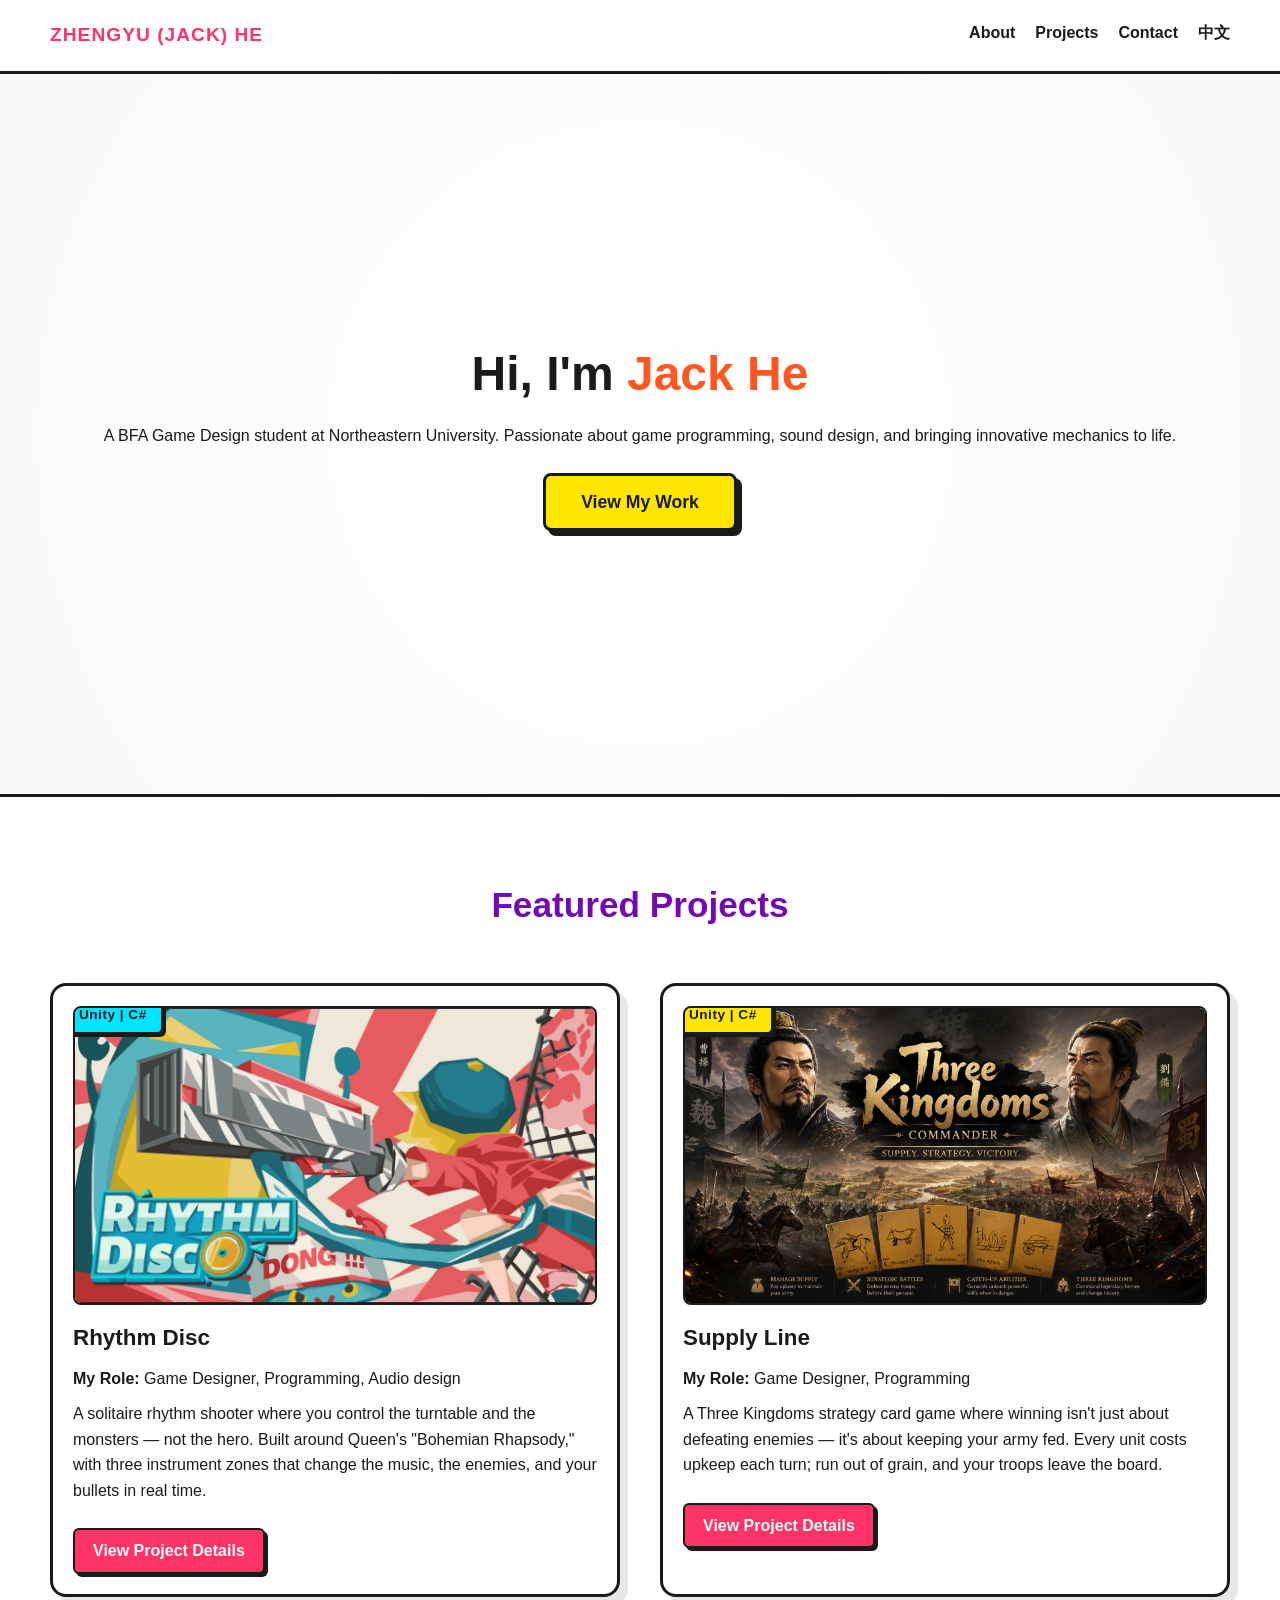
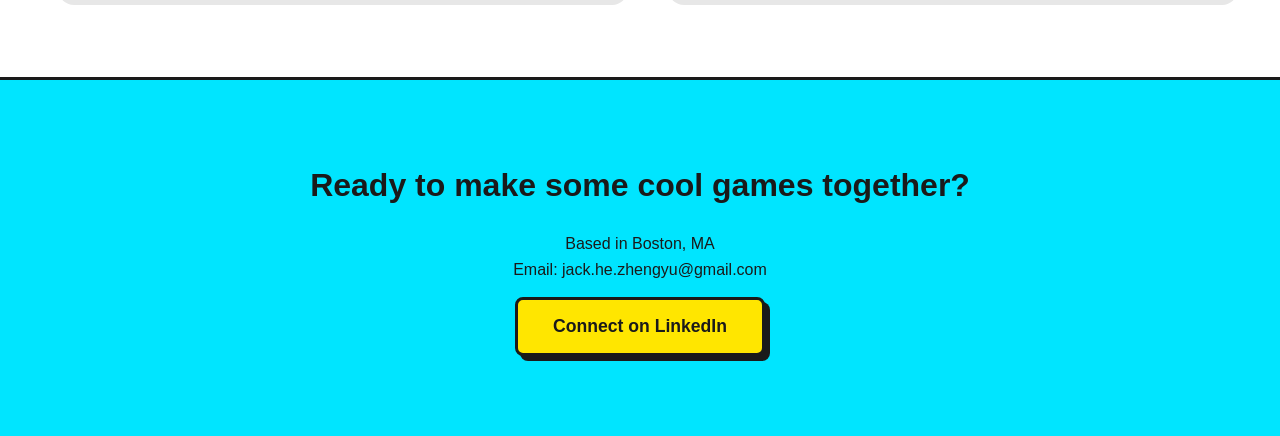
<file: index.html>
<!DOCTYPE html>
<html lang="en">
<head>
    <meta charset="UTF-8">
    <meta name="viewport" content="width=device-width, initial-scale=1.0">
    <title>Jack He | Game Design Portfolio</title>
    <link rel="stylesheet" href="style.css">
</head>
<body>

    <nav>
        <div class="logo">Zhengyu (Jack) He</div>
        <ul class="nav-links">
            <li><a href="#about">About</a></li>
            <li><a href="#projects">Projects</a></li>
            <li><a href="#contact">Contact</a></li>
            <li><a href="index-zh.html" lang="zh-CN">中文</a></li>
        </ul>
    </nav>

    <header id="hero">
        <h1 id="about">Hi, I'm <span class="highlight">Jack He</span></h1>
        <p>A BFA Game Design student at Northeastern University. Passionate about game programming, sound design, and bringing innovative mechanics to life.</p>
        <a href="#projects" class="btn">View My Work</a>
    </header>

    <section id="projects">
        <h2>Featured Projects</h2>
        <div class="project-grid">

            <div class="project-card">
                <div class="project-image">
                    <span class="tech-tag" style="background-color: #00E5FF;">Unity | C#</span>
                    <img src="rhythm.jpg" class="game-cover" alt="Rhythm Disc Gameplay">
                </div>
                <h3>Rhythm Disc</h3>
                <p><strong>My Role:</strong> Game Designer, Programming, Audio design</p>
                <p>A solitaire rhythm shooter where you control the turntable and the monsters — not the hero. Built around Queen's "Bohemian Rhapsody," with three instrument zones that change the music, the enemies, and your bullets in real time.</p>
                <a href="rhythm-disc.html" class="btn-small">View Project Details</a>
            </div>

            <div class="project-card">
                <div class="project-image">
                    <span class="tech-tag" style="background-color: #FFE600;">Unity | C#</span>
                    <img src="supplyline.jpg" class="game-cover" alt="Supply Line Gameplay">
                </div>
                <h3>Supply Line</h3>
                <p><strong>My Role:</strong> Game Designer, Programming</p>
                <p>A Three Kingdoms strategy card game where winning isn't just about defeating enemies — it's about keeping your army fed. Every unit costs upkeep each turn; run out of grain, and your troops leave the board. </p>
                <a href="supply-line.html" class="btn-small">View Project Details</a>            </div>

        </div>
    </section>

    <section id="contact">
        <h2>Ready to make some cool games together?</h2>
        <p>Based in Boston, MA</p>
        <p>Email: jack.he.zhengyu@gmail.com</p>
        <a href="https://www.linkedin.com/in/zhengyu-he-884ba3347" target="_blank" class="btn" style="margin-top: 15px;">Connect on LinkedIn</a>
    </section>

    <script src="script.js"></script>
</body>
</html>
</file>
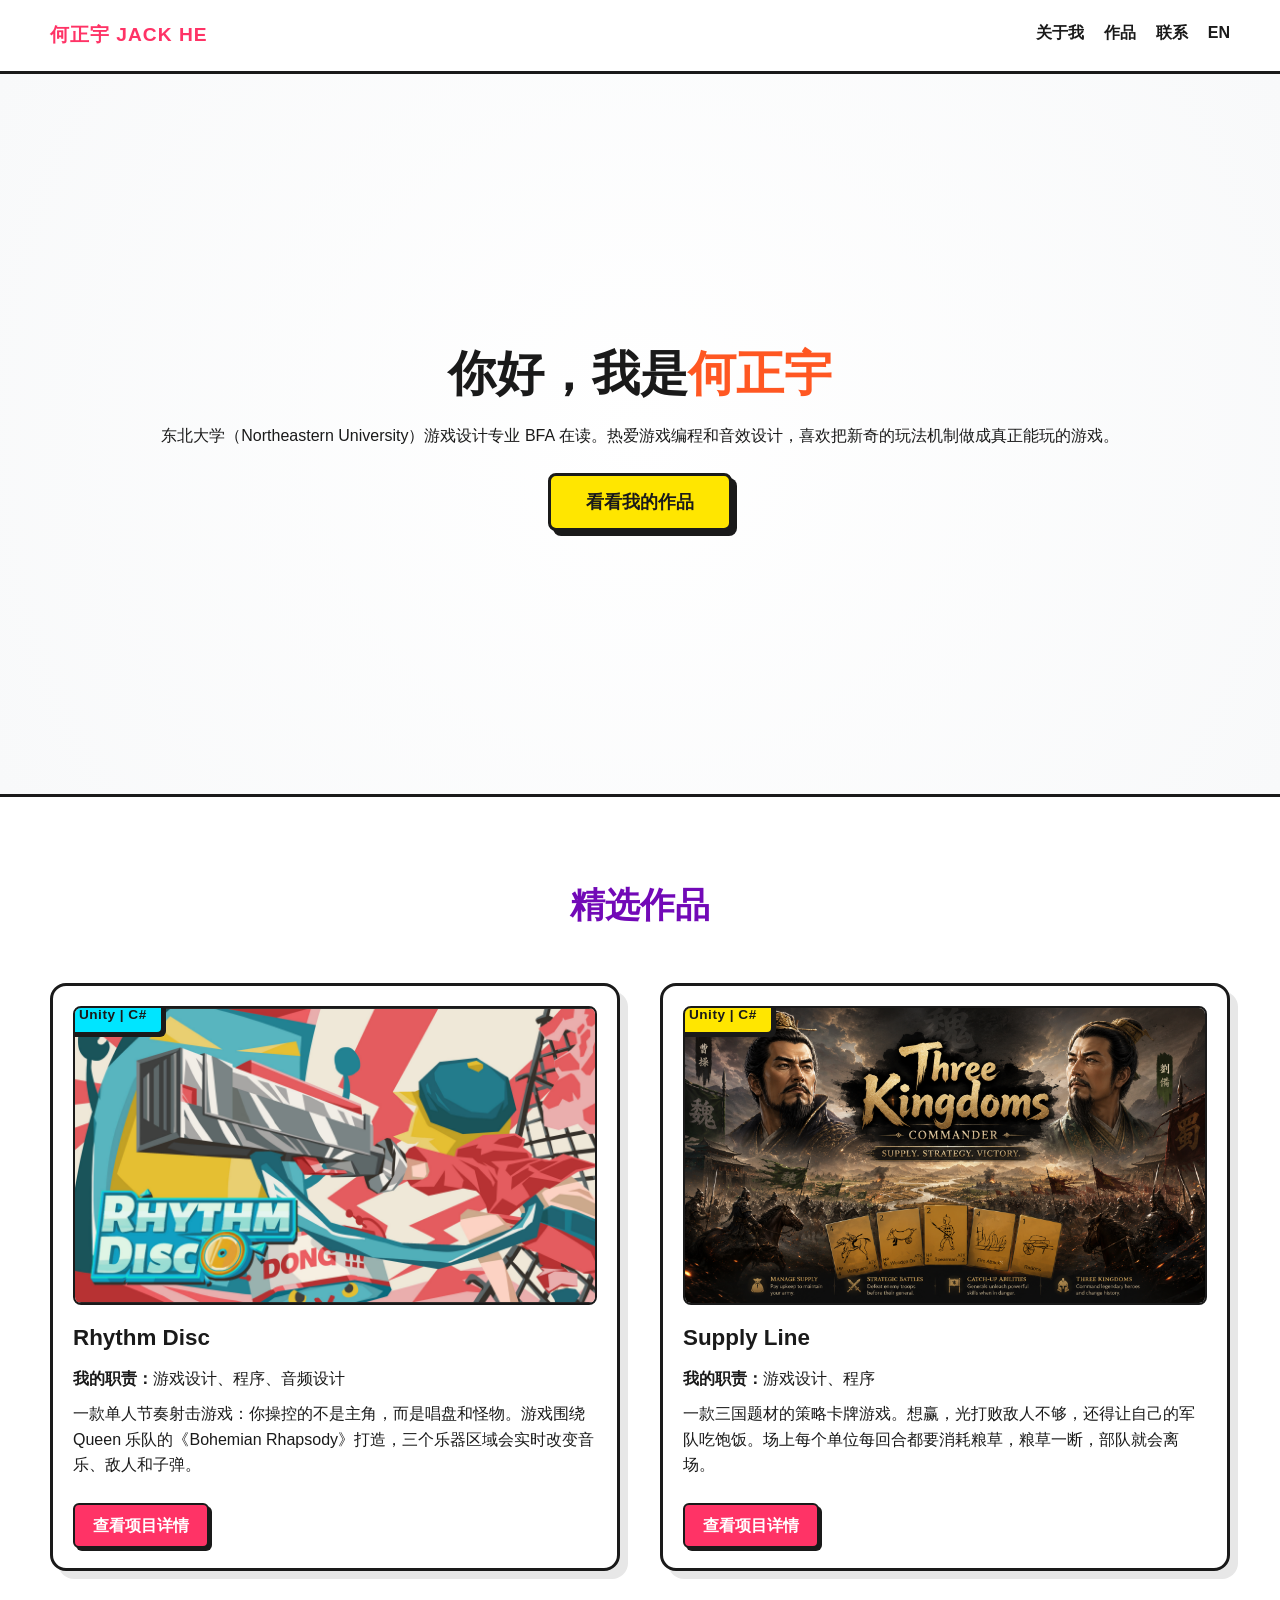
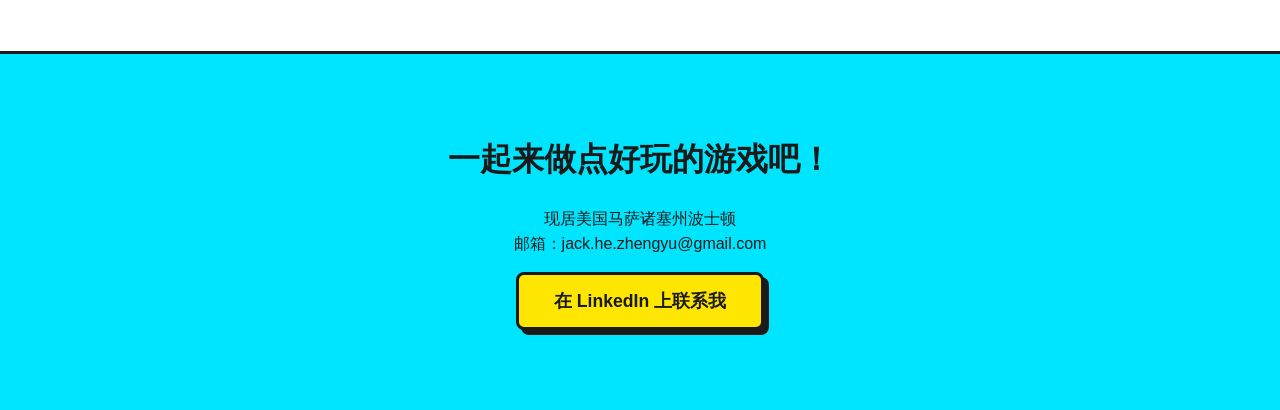
<file: index-zh.html>
<!DOCTYPE html>
<html lang="zh-CN">
<head>
    <meta charset="UTF-8">
    <meta name="viewport" content="width=device-width, initial-scale=1.0">
    <title>何正宇 | 游戏设计作品集</title>
    <link rel="stylesheet" href="style.css">
</head>
<body>

    <nav>
        <div class="logo">何正宇 Jack He</div>
        <ul class="nav-links">
            <li><a href="#about">关于我</a></li>
            <li><a href="#projects">作品</a></li>
            <li><a href="#contact">联系</a></li>
            <li><a href="index.html" lang="en">EN</a></li>
        </ul>
    </nav>

    <header id="hero">
        <h1 id="about">你好，我是<span class="highlight">何正宇</span></h1>
        <p>东北大学（Northeastern University）游戏设计专业 BFA 在读。热爱游戏编程和音效设计，喜欢把新奇的玩法机制做成真正能玩的游戏。</p>
        <a href="#projects" class="btn">看看我的作品</a>
    </header>

    <section id="projects">
        <h2>精选作品</h2>
        <div class="project-grid">

            <div class="project-card">
                <div class="project-image">
                    <span class="tech-tag" style="background-color: #00E5FF;">Unity | C#</span>
                    <img src="rhythm.jpg" class="game-cover" alt="Rhythm Disc 游戏画面">
                </div>
                <h3>Rhythm Disc</h3>
                <p><strong>我的职责：</strong>游戏设计、程序、音频设计</p>
                <p>一款单人节奏射击游戏：你操控的不是主角，而是唱盘和怪物。游戏围绕 Queen 乐队的《Bohemian Rhapsody》打造，三个乐器区域会实时改变音乐、敌人和子弹。</p>
                <a href="rhythm-disc-zh.html" class="btn-small">查看项目详情</a>
            </div>

            <div class="project-card">
                <div class="project-image">
                    <span class="tech-tag" style="background-color: #FFE600;">Unity | C#</span>
                    <img src="supplyline.jpg" class="game-cover" alt="Supply Line 游戏画面">
                </div>
                <h3>Supply Line</h3>
                <p><strong>我的职责：</strong>游戏设计、程序</p>
                <p>一款三国题材的策略卡牌游戏。想赢，光打败敌人不够，还得让自己的军队吃饱饭。场上每个单位每回合都要消耗粮草，粮草一断，部队就会离场。</p>
                <a href="supply-line-zh.html" class="btn-small">查看项目详情</a>
            </div>

        </div>
    </section>

    <section id="contact">
        <h2>一起来做点好玩的游戏吧！</h2>
        <p>现居美国马萨诸塞州波士顿</p>
        <p>邮箱：jack.he.zhengyu@gmail.com</p>
        <a href="https://www.linkedin.com/in/zhengyu-he-884ba3347" target="_blank" class="btn" style="margin-top: 15px;">在 LinkedIn 上联系我</a>
    </section>

    <script src="script.js"></script>
</body>
</html>
</file>
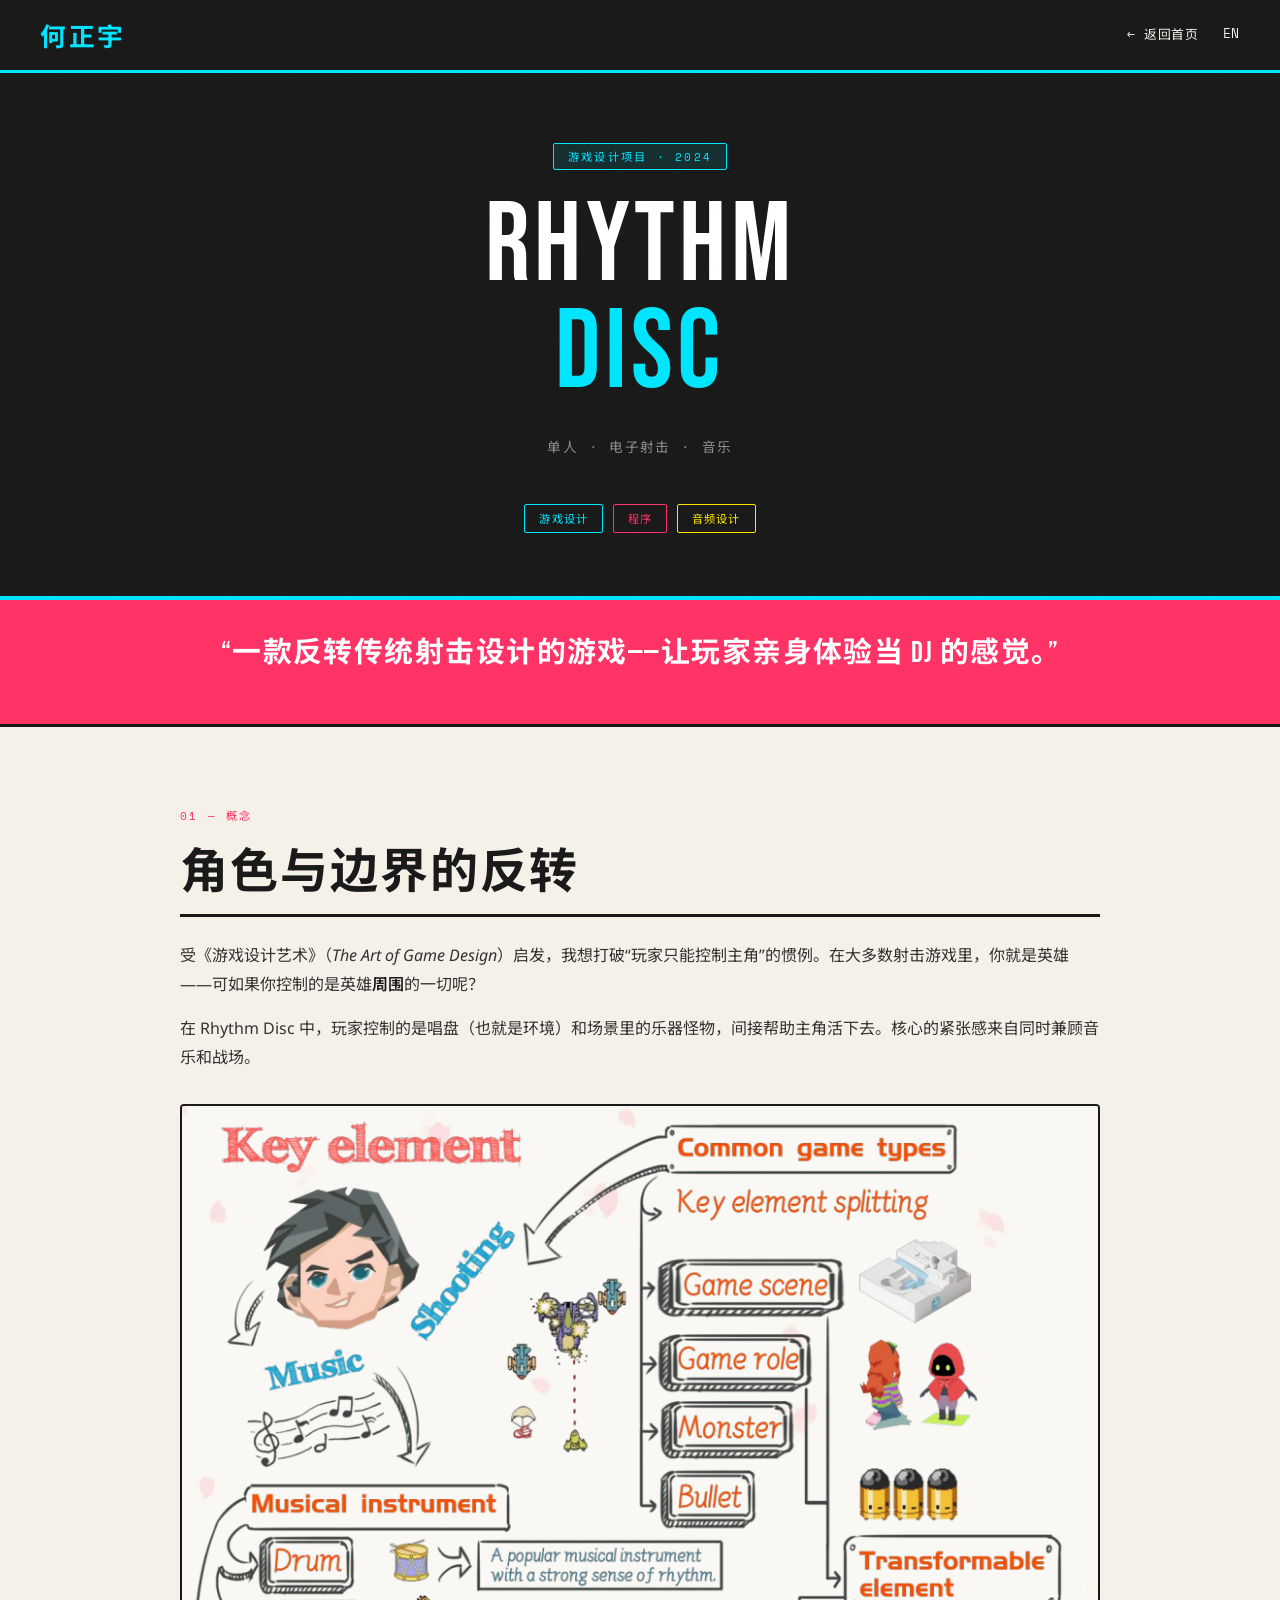
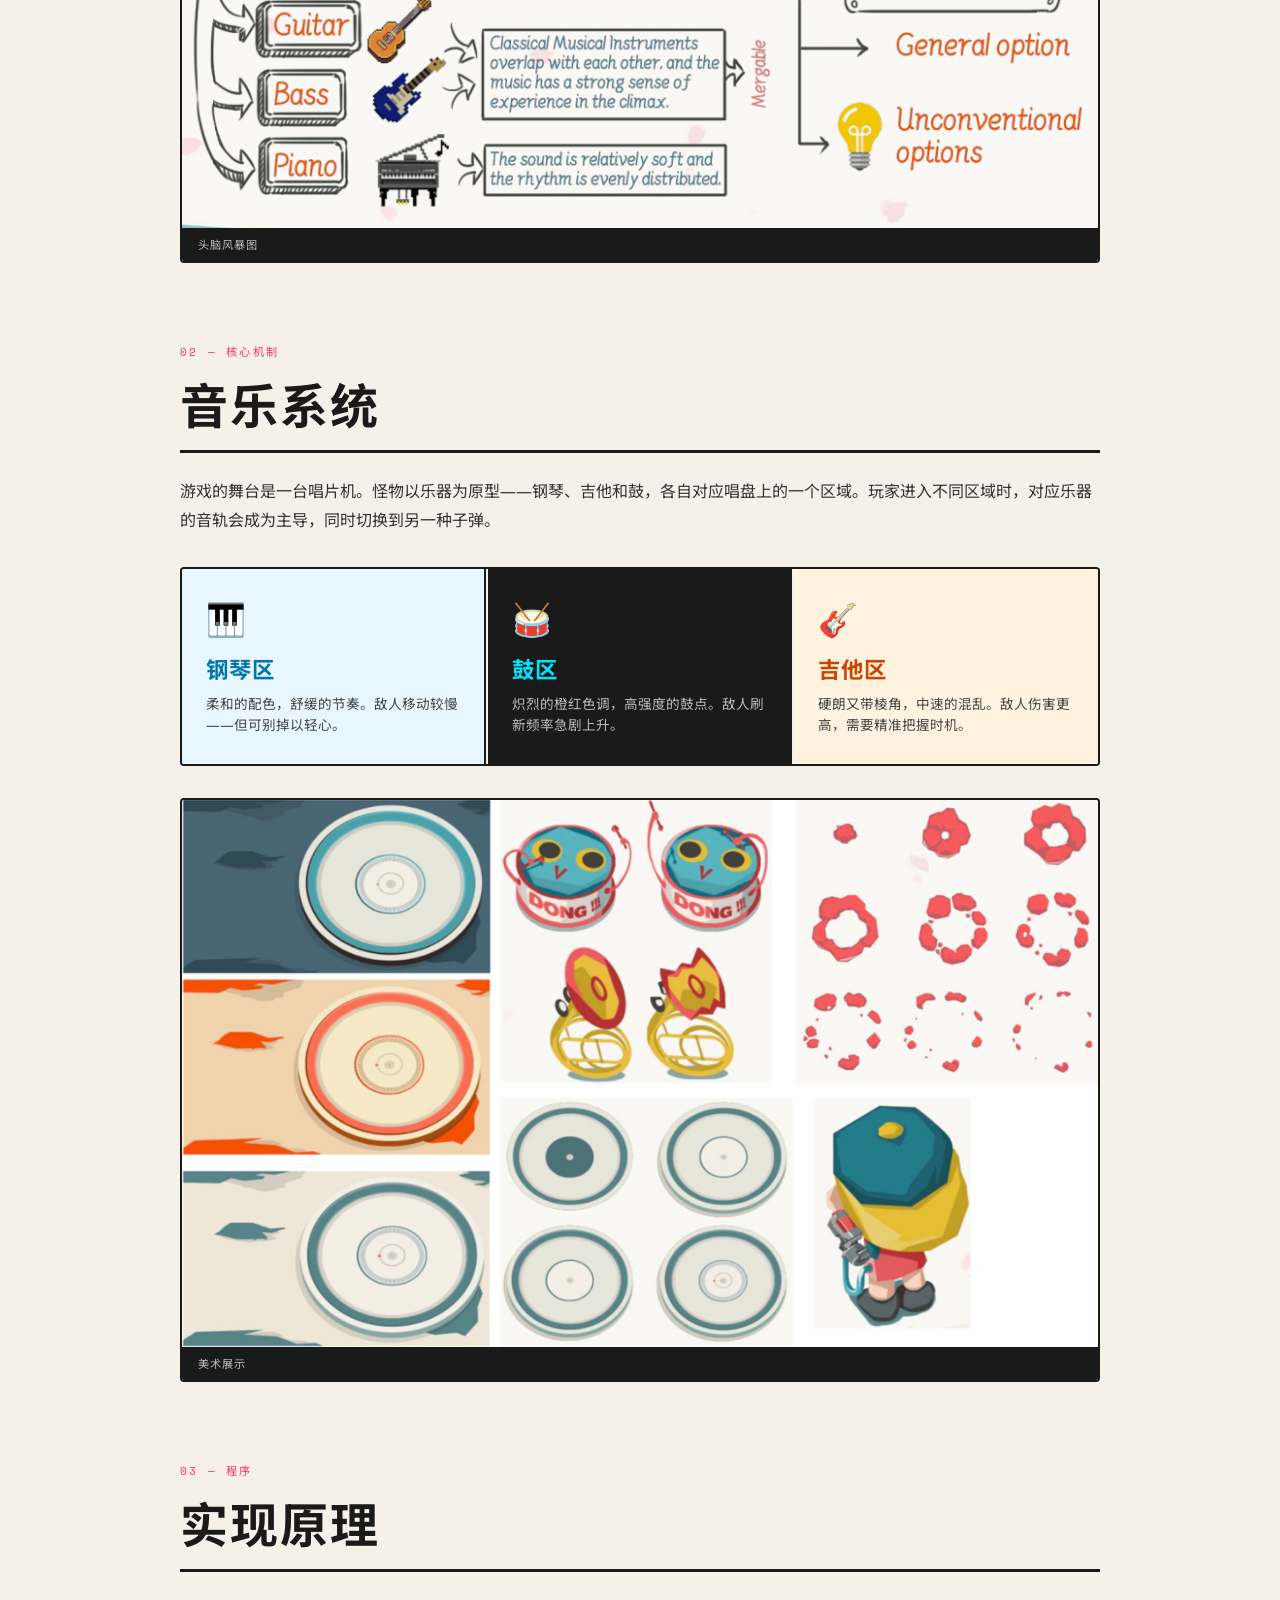
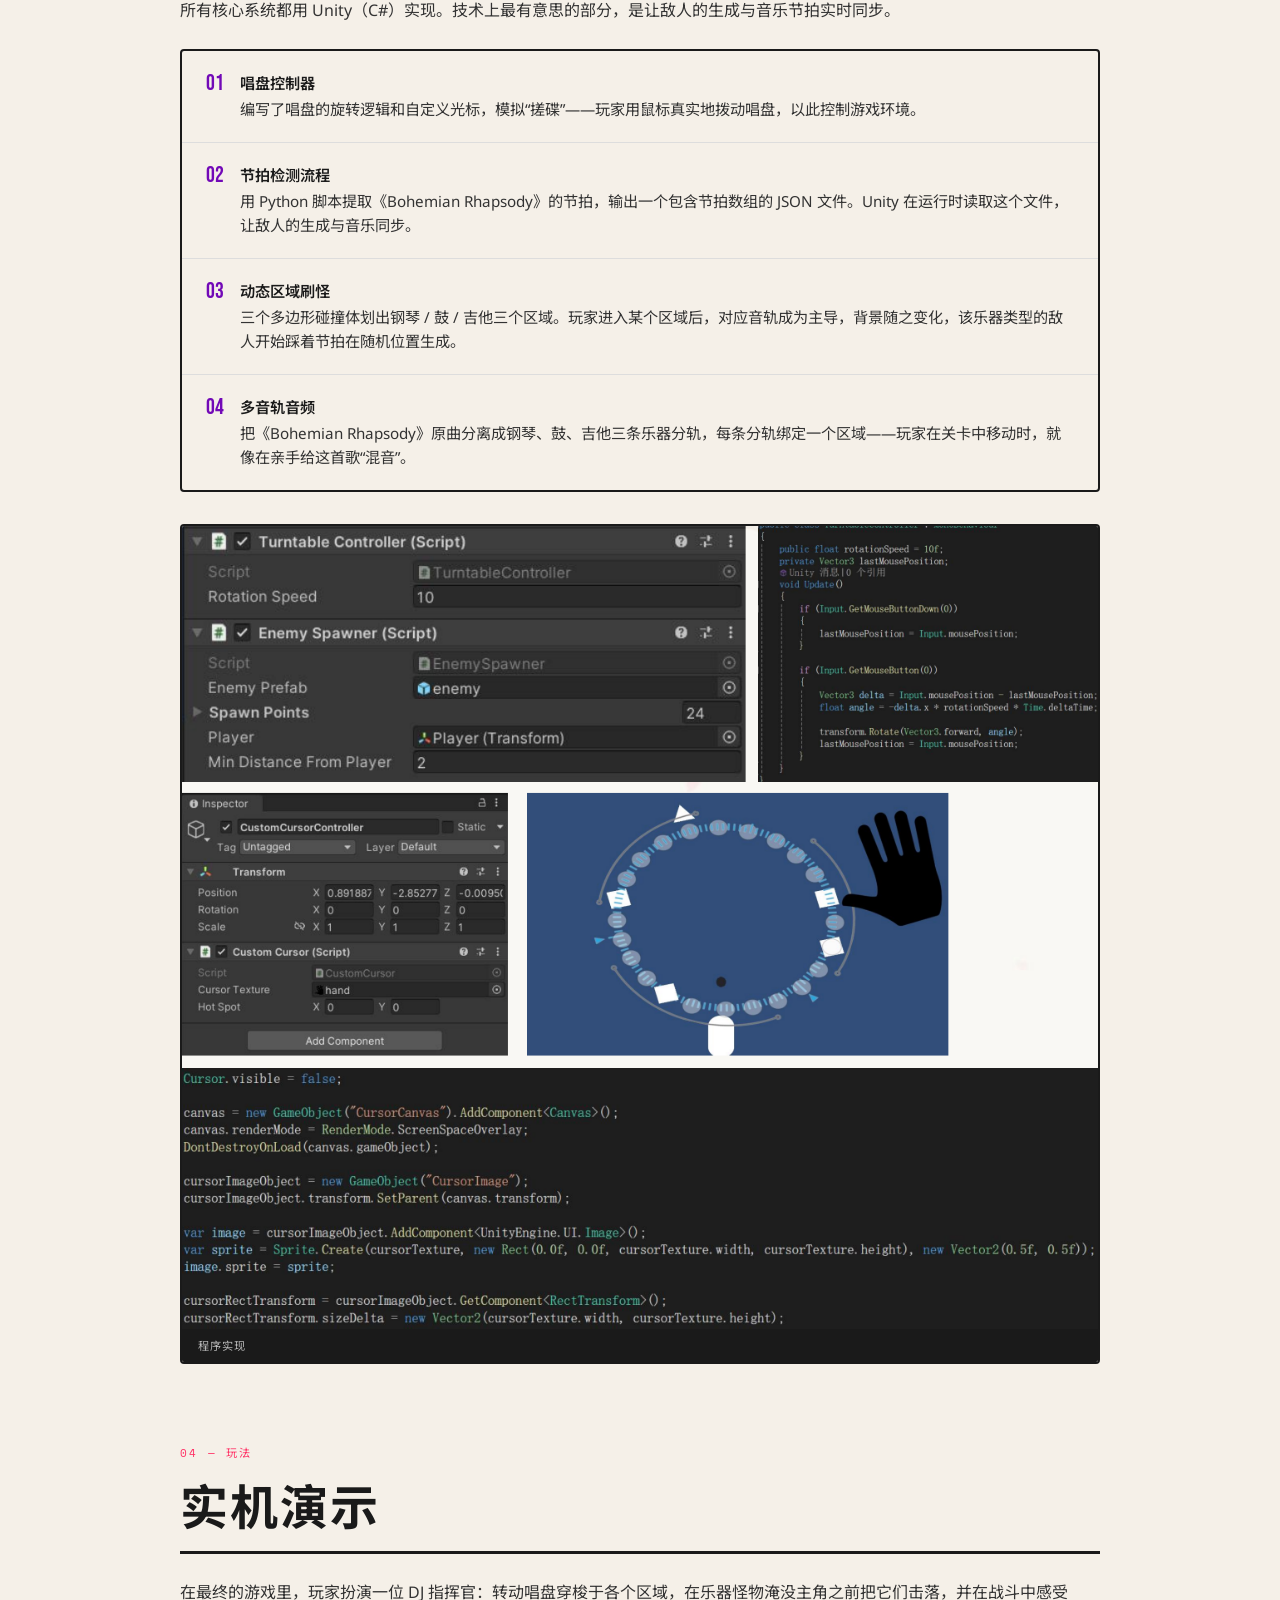
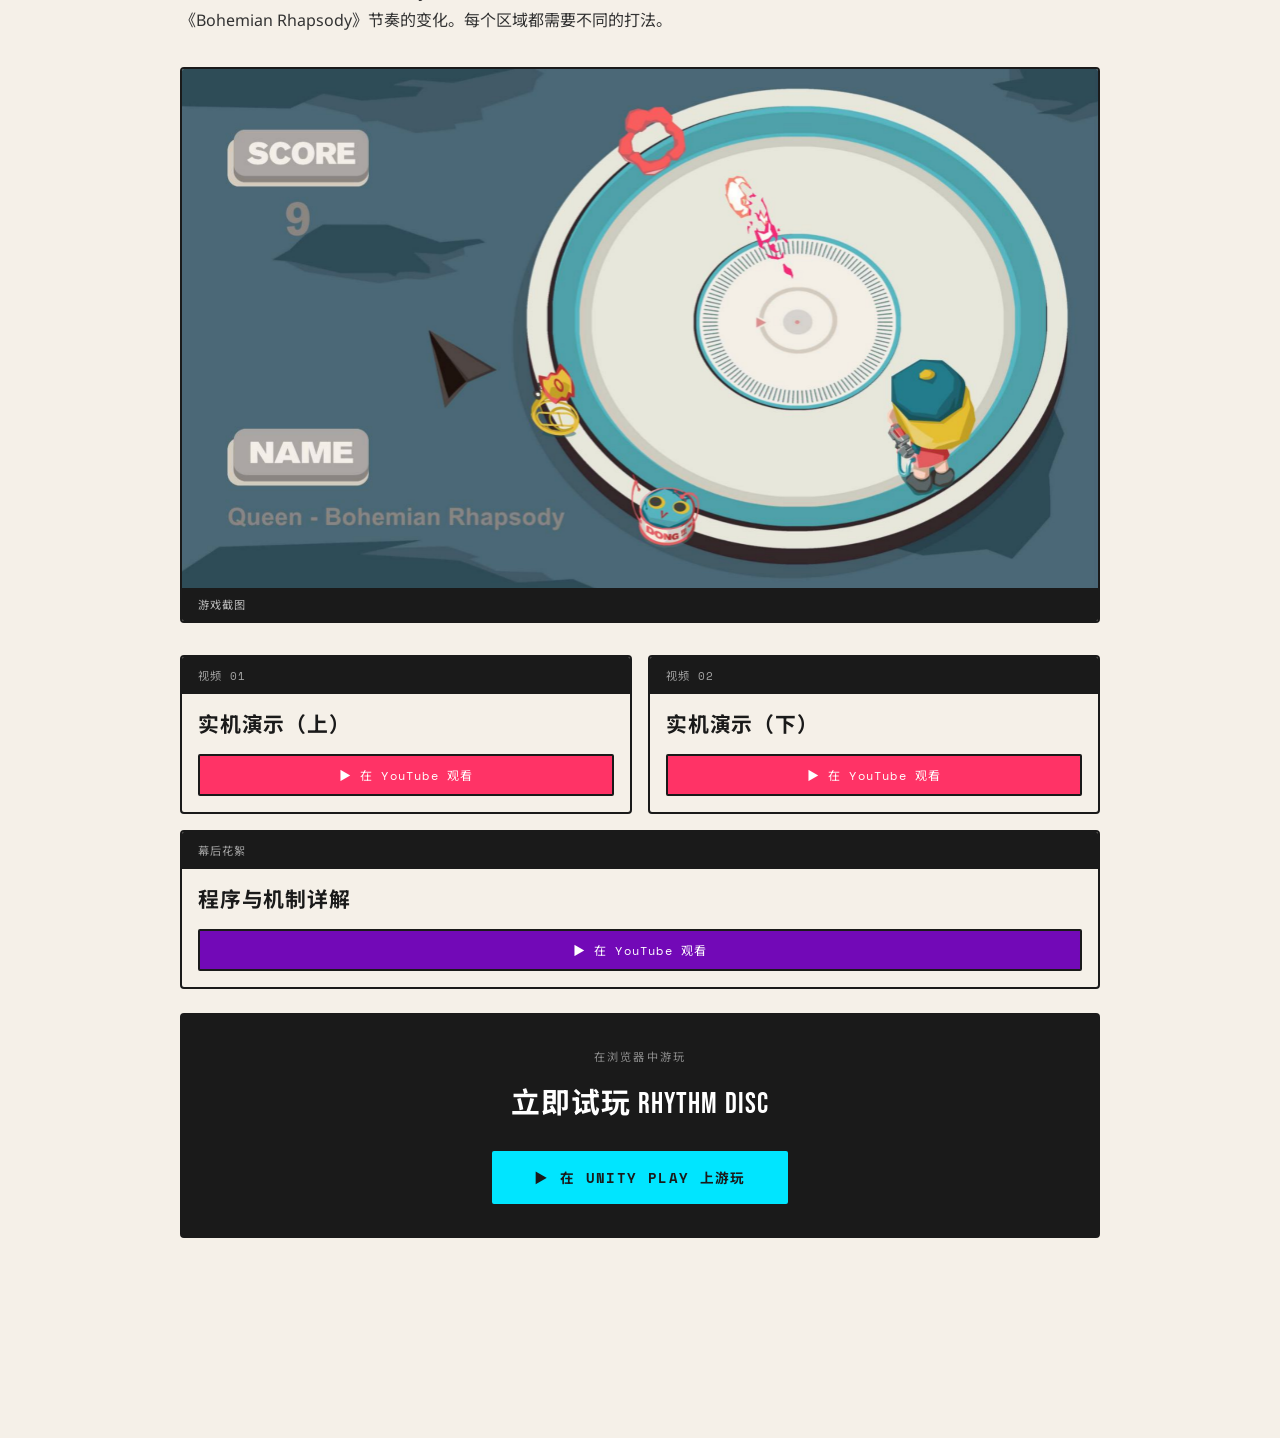
<file: rhythm-disc-zh.html>
<!DOCTYPE html>
<html lang="zh-CN">
<head>
  <meta charset="UTF-8">
  <meta name="viewport" content="width=device-width, initial-scale=1.0">
  <title>Rhythm Disc — 何正宇</title>
  <link href="https://fonts.googleapis.com/css2?family=Bebas+Neue&family=Space+Mono:ital,wght@0,400;0,700;1,400&family=Noto+Sans:wght@400;600&family=Noto+Sans+SC:wght@400;600;700&display=swap" rel="stylesheet">
  <style>
    :root {
      --cyan: #00E5FF;
      --pink: #FF3366;
      --yellow: #FFE600;
      --purple: #7209B7;
      --ink: #1a1a1a;
      --off-white: #F5F0E8;
      --card-bg: #ffffff;
    }

    * { box-sizing: border-box; margin: 0; padding: 0; }

    body {
      background-color: var(--off-white);
      color: var(--ink);
      font-family: 'Noto Sans', sans-serif;
      overflow-x: hidden;
    }

    /* ── NAV ── */
    nav {
      position: fixed; top: 0; left: 0; right: 0; z-index: 100;
      display: flex; align-items: center; justify-content: space-between;
      padding: 16px 40px;
      background: var(--ink);
      border-bottom: 3px solid var(--cyan);
    }
    nav .logo {
      font-family: 'Bebas Neue', sans-serif;
      font-size: 1.6rem; letter-spacing: 0.1em;
      color: var(--cyan);
    }
    nav a {
      font-family: 'Space Mono', monospace;
      font-size: 0.8rem; color: var(--off-white);
      text-decoration: none; letter-spacing: 0.05em;
      border-bottom: 2px solid transparent;
      transition: border-color 0.2s, color 0.2s;
    }
    nav a:hover { color: var(--cyan); border-color: var(--cyan); }

    /* ── HERO ── */
    #hero {
      margin-top: 60px;
      min-height: 60vh;
      background: var(--ink);
      display: flex; flex-direction: column;
      align-items: center; justify-content: center;
      text-align: center;
      padding: 80px 40px 60px;
      position: relative;
      overflow: hidden;
      border-bottom: 4px solid var(--cyan);
    }
    #hero::before {
      content: '';
      position: absolute; inset: 0;
      background: repeating-linear-gradient(
        45deg,
        transparent, transparent 40px,
        rgba(0,229,255,0.04) 40px, rgba(0,229,255,0.04) 41px
      );
    }
    .hero-tag {
      font-family: 'Space Mono', monospace;
      font-size: 0.7rem; letter-spacing: 0.2em;
      color: var(--cyan); text-transform: uppercase;
      background: rgba(0,229,255,0.1);
      border: 1px solid var(--cyan);
      padding: 4px 14px; border-radius: 2px;
      margin-bottom: 24px;
    }
    #hero h1 {
      font-family: 'Bebas Neue', sans-serif;
      font-size: clamp(3.5rem, 10vw, 7rem);
      letter-spacing: 0.04em;
      color: #fff;
      line-height: 0.95;
      margin-bottom: 8px;
    }
    #hero h1 span { color: var(--cyan); }
    .hero-subtitle {
      font-family: 'Space Mono', monospace;
      font-size: 0.85rem; color: rgba(255,255,255,0.5);
      margin-top: 20px; letter-spacing: 0.1em;
    }
    .hero-roles {
      display: flex; gap: 10px; flex-wrap: wrap; justify-content: center;
      margin-top: 28px;
    }
    .role-chip {
      font-family: 'Space Mono', monospace;
      font-size: 0.7rem; letter-spacing: 0.1em;
      padding: 5px 14px; border-radius: 2px;
      background: transparent; border: 1.5px solid;
      text-transform: uppercase;
    }
    .role-chip.c { border-color: var(--cyan); color: var(--cyan); }
    .role-chip.p { border-color: var(--pink); color: var(--pink); }
    .role-chip.y { border-color: var(--yellow); color: var(--yellow); }

    /* ── QUOTE ── */
    .quote-banner {
      background: var(--pink);
      padding: 28px 40px;
      text-align: center;
      border-bottom: 3px solid var(--ink);
    }
    .quote-banner p {
      font-family: 'Bebas Neue', sans-serif;
      font-size: clamp(1.2rem, 3vw, 1.8rem);
      letter-spacing: 0.05em;
      color: #fff;
    }

    /* ── MAIN CONTENT ── */
    main { max-width: 1000px; margin: 0 auto; padding: 80px 40px 120px; }

    /* section label */
    .section-num {
      font-family: 'Space Mono', monospace;
      font-size: 0.7rem; letter-spacing: 0.2em;
      color: var(--pink); text-transform: uppercase;
      margin-bottom: 8px;
    }
    .section-title {
      font-family: 'Bebas Neue', sans-serif;
      font-size: clamp(2rem, 5vw, 3rem);
      letter-spacing: 0.04em;
      color: var(--ink);
      margin-bottom: 24px;
      padding-bottom: 12px;
      border-bottom: 3px solid var(--ink);
    }

    section { margin-bottom: 80px; }

    p { font-size: 1rem; line-height: 1.8; color: #333; margin-bottom: 16px; }
    strong { color: var(--ink); font-weight: 600; }

    /* ── IMAGE PLACEHOLDER ── */
    .img-block {
      width: 100%;
      margin: 32px 0;
      border: 2px solid var(--ink);
      border-radius: 4px;
      overflow: hidden;
      position: relative;
    }
    .img-block img {
      width: 100%; display: block;
    }
    .img-placeholder {
      background: #e8e4dc;
      padding: 60px 40px;
      text-align: center;
    }
    .img-placeholder .img-label {
      font-family: 'Space Mono', monospace;
      font-size: 0.75rem; letter-spacing: 0.15em;
      color: #888; text-transform: uppercase;
      margin-bottom: 8px;
    }
    .img-placeholder .img-desc {
      font-family: 'Bebas Neue', sans-serif;
      font-size: 1.4rem; color: #aaa;
    }
    .img-caption {
      background: var(--ink);
      color: rgba(255,255,255,0.7);
      font-family: 'Space Mono', monospace;
      font-size: 0.7rem; letter-spacing: 0.1em;
      padding: 8px 16px;
    }

    /* ── MECHANICS GRID ── */
    .mechanic-grid {
      display: grid;
      grid-template-columns: repeat(3, 1fr);
      gap: 2px;
      border: 2px solid var(--ink);
      border-radius: 4px;
      overflow: hidden;
      margin: 32px 0;
    }
    .mechanic-card {
      padding: 28px 24px;
      position: relative;
    }
    .mechanic-card:nth-child(1) { background: #E8F7FF; border-right: 2px solid var(--ink); }
    .mechanic-card:nth-child(2) { background: #1a1a1a; border-right: 2px solid var(--ink); }
    .mechanic-card:nth-child(3) { background: #FFF3E0; }
    .mechanic-card .m-icon {
      font-size: 2rem; margin-bottom: 12px; display: block;
    }
    .mechanic-card .m-name {
      font-family: 'Bebas Neue', sans-serif;
      font-size: 1.4rem; letter-spacing: 0.05em;
      margin-bottom: 8px;
    }
    .mechanic-card:nth-child(1) .m-name { color: #0077AA; }
    .mechanic-card:nth-child(2) .m-name { color: var(--cyan); }
    .mechanic-card:nth-child(3) .m-name { color: #CC4400; }
    .mechanic-card .m-desc {
      font-size: 0.85rem; line-height: 1.6;
      margin-bottom: 0;
    }
    .mechanic-card:nth-child(1) .m-desc { color: #444; }
    .mechanic-card:nth-child(2) .m-desc { color: rgba(255,255,255,0.7); }
    .mechanic-card:nth-child(3) .m-desc { color: #444; }

    /* ── TECH LIST ── */
    .tech-list {
      list-style: none;
      border: 2px solid var(--ink);
      border-radius: 4px;
      overflow: hidden;
      margin: 24px 0;
    }
    .tech-list li {
      display: flex; align-items: flex-start; gap: 16px;
      padding: 20px 24px;
      border-bottom: 1.5px solid #ddd;
      font-size: 0.95rem; line-height: 1.6; color: #333;
    }
    .tech-list li:last-child { border-bottom: none; }
    .tech-list li::before {
      content: attr(data-num);
      font-family: 'Bebas Neue', sans-serif;
      font-size: 1.4rem; color: var(--purple);
      flex-shrink: 0; line-height: 1.2;
    }
    .tech-list li strong { color: var(--ink); display: block; margin-bottom: 2px; }

    /* ── VIDEO SECTION ── */
    .video-grid {
      display: grid;
      grid-template-columns: 1fr 1fr;
      gap: 16px;
      margin-top: 32px;
    }
    @media (max-width: 600px) { .video-grid { grid-template-columns: 1fr; } }
    .video-card {
      border: 2px solid var(--ink);
      border-radius: 4px;
      overflow: hidden;
    }
    .video-card .v-label {
      background: var(--ink);
      padding: 10px 16px;
      font-family: 'Space Mono', monospace;
      font-size: 0.7rem; letter-spacing: 0.1em;
      color: rgba(255,255,255,0.6); text-transform: uppercase;
    }
    .video-card .v-title {
      padding: 14px 16px 4px;
      font-family: 'Bebas Neue', sans-serif;
      font-size: 1.3rem; letter-spacing: 0.04em;
      color: var(--ink);
    }
    .video-card .v-btn {
      display: block; margin: 12px 16px 16px;
      background: var(--pink); color: #fff;
      font-family: 'Space Mono', monospace;
      font-size: 0.75rem; letter-spacing: 0.1em;
      text-decoration: none; text-align: center;
      padding: 10px 20px; border-radius: 2px;
      border: 2px solid var(--ink);
      transition: background 0.2s, transform 0.1s;
    }
    .video-card .v-btn:hover { background: #cc2255; transform: translateY(-1px); }
    .video-card.behind .v-btn { background: var(--purple); }
    .video-card.behind .v-btn:hover { background: #5a0090; }
    .video-card.full { grid-column: 1 / -1; }

    /* ── RESPONSIVE ── */
    @media (max-width: 700px) {
      main { padding: 60px 20px 80px; }
      .mechanic-grid { grid-template-columns: 1fr; }
      .mechanic-card:nth-child(1),
      .mechanic-card:nth-child(2) { border-right: none; border-bottom: 2px solid var(--ink); }
      nav { padding: 14px 20px; }
    }
    .nav-right { display: flex; gap: 24px; }

    /* ── 中文字体：英文字母仍走原字体，中文字落到后面的中文字体 ── */
    body {
      font-family: 'Noto Sans', 'Noto Sans SC', 'PingFang SC', 'Microsoft YaHei', sans-serif;
    }
    nav .logo, #hero h1, .quote-banner p, .section-title,
    .mechanic-card .m-name, .img-placeholder .img-desc,
    .tech-list li::before, .video-card .v-title, .zh-display {
      font-family: 'Bebas Neue', 'Noto Sans SC', 'PingFang SC', 'Microsoft YaHei', sans-serif;
      /* 中文用粗体；Bebas 只有常规字重，关掉合成加粗，英文保持原样 */
      font-weight: 700;
      font-synthesis: none;
    }
    nav a, .hero-tag, .hero-subtitle, .role-chip, .section-num,
    .img-placeholder .img-label, .img-caption,
    .video-card .v-label, .video-card .v-btn, .zh-mono {
      font-family: 'Space Mono', 'Noto Sans SC', 'PingFang SC', 'Microsoft YaHei', monospace;
    }
  </style>
</head>
<body>

  <nav>
    <div class="logo">何正宇</div>
    <div class="nav-right">
      <a href="index-zh.html">← 返回首页</a>
      <a href="rhythm-disc.html" lang="en">EN</a>
    </div>
  </nav>

  <header id="hero">
    <div class="hero-tag">游戏设计项目 · 2024</div>
    <h1>Rhythm<br><span>Disc</span></h1>
    <p class="hero-subtitle">单人 · 电子射击 · 音乐</p>
    <div class="hero-roles">
      <span class="role-chip c">游戏设计</span>
      <span class="role-chip p">程序</span>
      <span class="role-chip y">音频设计</span>
    </div>
  </header>

  <div class="quote-banner">
    <p>“一款反转传统射击设计的游戏——让玩家亲身体验当 DJ 的感觉。”</p>
  </div>

  <main>

    <!-- 01 概念 -->
    <section>
      <div class="section-num">01 — 概念</div>
      <div class="section-title">角色与边界的反转</div>

      <p>受《游戏设计艺术》（<em>The Art of Game Design</em>）启发，我想打破“玩家只能控制主角”的惯例。在大多数射击游戏里，你就是英雄——可如果你控制的是英雄<strong>周围</strong>的一切呢？</p>
      <p>在 Rhythm Disc 中，玩家控制的是唱盘（也就是环境）和场景里的乐器怪物，间接帮助主角活下去。核心的紧张感来自同时兼顾音乐和战场。</p>

      <!-- 图：PDF 第 3 页——头脑风暴图（关键元素图 + 角色反转示意） -->
      <div class="img-block">
        <img src="brainstorm.jpg" alt="头脑风暴图">
        <div class="img-caption">头脑风暴图</div>
      </div>
    </section>

    <!-- 02 音乐机制 -->
    <section>
      <div class="section-num">02 — 核心机制</div>
      <div class="section-title">音乐系统</div>

      <p>游戏的舞台是一台唱片机。怪物以乐器为原型——钢琴、吉他和鼓，各自对应唱盘上的一个区域。玩家进入不同区域时，对应乐器的音轨会成为主导，同时切换到另一种子弹。</p>

      <div class="mechanic-grid">
        <div class="mechanic-card">
          <span class="m-icon">🎹</span>
          <div class="m-name">钢琴区</div>
          <p class="m-desc">柔和的配色，舒缓的节奏。敌人移动较慢——但可别掉以轻心。</p>
        </div>
        <div class="mechanic-card">
          <span class="m-icon">🥁</span>
          <div class="m-name">鼓区</div>
          <p class="m-desc">炽烈的橙红色调，高强度的鼓点。敌人刷新频率急剧上升。</p>
        </div>
        <div class="mechanic-card">
          <span class="m-icon">🎸</span>
          <div class="m-name">吉他区</div>
          <p class="m-desc">硬朗又带棱角，中速的混乱。敌人伤害更高，需要精准把握时机。</p>
        </div>
      </div>

      <!-- 图：PDF 第 4 页——美术展示（场景美术 + 怪物设计 + 角色设计） -->
      <div class="img-block">
        <img src="art.jpg" alt="美术展示：场景、怪物与角色设计">
        <div class="img-caption">美术展示</div>
      </div>
    </section>

    <!-- 03 程序 -->
    <section>
      <div class="section-num">03 — 程序</div>
      <div class="section-title">实现原理</div>

      <p>所有核心系统都用 Unity（C#）实现。技术上最有意思的部分，是让敌人的生成与音乐节拍实时同步。</p>

      <ul class="tech-list">
        <li data-num="01">
          <div><strong>唱盘控制器</strong>编写了唱盘的旋转逻辑和自定义光标，模拟“搓碟”——玩家用鼠标真实地拨动唱盘，以此控制游戏环境。</div>
        </li>
        <li data-num="02">
          <div><strong>节拍检测流程</strong>用 Python 脚本提取《Bohemian Rhapsody》的节拍，输出一个包含节拍数组的 JSON 文件。Unity 在运行时读取这个文件，让敌人的生成与音乐同步。</div>
        </li>
        <li data-num="03">
          <div><strong>动态区域刷怪</strong>三个多边形碰撞体划出钢琴 / 鼓 / 吉他三个区域。玩家进入某个区域后，对应音轨成为主导，背景随之变化，该乐器类型的敌人开始踩着节拍在随机位置生成。</div>
        </li>
        <li data-num="04">
          <div><strong>多音轨音频</strong>把《Bohemian Rhapsody》原曲分离成钢琴、鼓、吉他三条乐器分轨，每条分轨绑定一个区域——玩家在关卡中移动时，就像在亲手给这首歌“混音”。</div>
        </li>
      </ul>

      <!-- 图：PDF 第 5 页——程序展示（Unity Inspector、Python 节拍检测、代码截图） -->
      <div class="img-block">
        <img src="code.jpg" alt="程序实现：Unity Inspector、Python 节拍检测与代码截图">
        <div class="img-caption">程序实现</div>
      </div>
    </section>

    <!-- 04 玩法 -->
    <section>
      <div class="section-num">04 — 玩法</div>
      <div class="section-title">实机演示</div>

      <p>在最终的游戏里，玩家扮演一位 DJ 指挥官：转动唱盘穿梭于各个区域，在乐器怪物淹没主角之前把它们击落，并在战斗中感受《Bohemian Rhapsody》节奏的变化。每个区域都需要不同的打法。</p>

      <!-- 图：PDF 第 6 页——游戏截图 -->
      <div class="img-block">
        <img src="gameplay.jpg" alt="游戏截图">
        <div class="img-caption">游戏截图</div>
      </div>

      <div class="video-grid">
        <div class="video-card">
          <div class="v-label">视频 01</div>
          <div class="v-title">实机演示（上）</div>
          <a href="https://youtu.be/8h0CO78OoRo?si=n6FocQYo2-eCIL_c" target="_blank" class="v-btn">▶ 在 YouTube 观看</a>
        </div>
        <div class="video-card">
          <div class="v-label">视频 02</div>
          <div class="v-title">实机演示（下）</div>
          <a href="https://youtu.be/kZA2tAXKyN8" target="_blank" class="v-btn">▶ 在 YouTube 观看</a>
        </div>
        <div class="video-card behind full">
          <div class="v-label">幕后花絮</div>
          <div class="v-title">程序与机制详解</div>
          <a href="https://youtu.be/8Mc9fgsa83A" target="_blank" class="v-btn">▶ 在 YouTube 观看</a>
        </div>
      </div>

       <div style="margin-top: 24px; text-align: center; border: 2px solid var(--ink); border-radius: 4px; padding: 32px; background: var(--ink);">
        <p class="zh-mono" style="font-size: 0.7rem; letter-spacing: 0.2em; color: rgba(255,255,255,0.5); text-transform: uppercase; margin-bottom: 12px;">在浏览器中游玩</p>
        <p class="zh-display" style="font-size: 1.8rem; color: #fff; letter-spacing: 0.04em; margin-bottom: 20px;">立即试玩 Rhythm Disc</p>
        <a class="zh-mono" href="https://play.unity.com/en/games/323238ca-f000-42e6-ab12-6b2ece7c766b/rhythm-disc" target="_blank" style="display: inline-block; background: var(--cyan); color: var(--ink); font-size: 0.85rem; font-weight: 700; letter-spacing: 0.1em; text-decoration: none; padding: 14px 40px; border-radius: 2px; border: 2px solid var(--cyan); transition: opacity 0.2s;">▶ 在 UNITY PLAY 上游玩</a>
      </div>
    </section>

  </main>

</body>
</html>
</file>
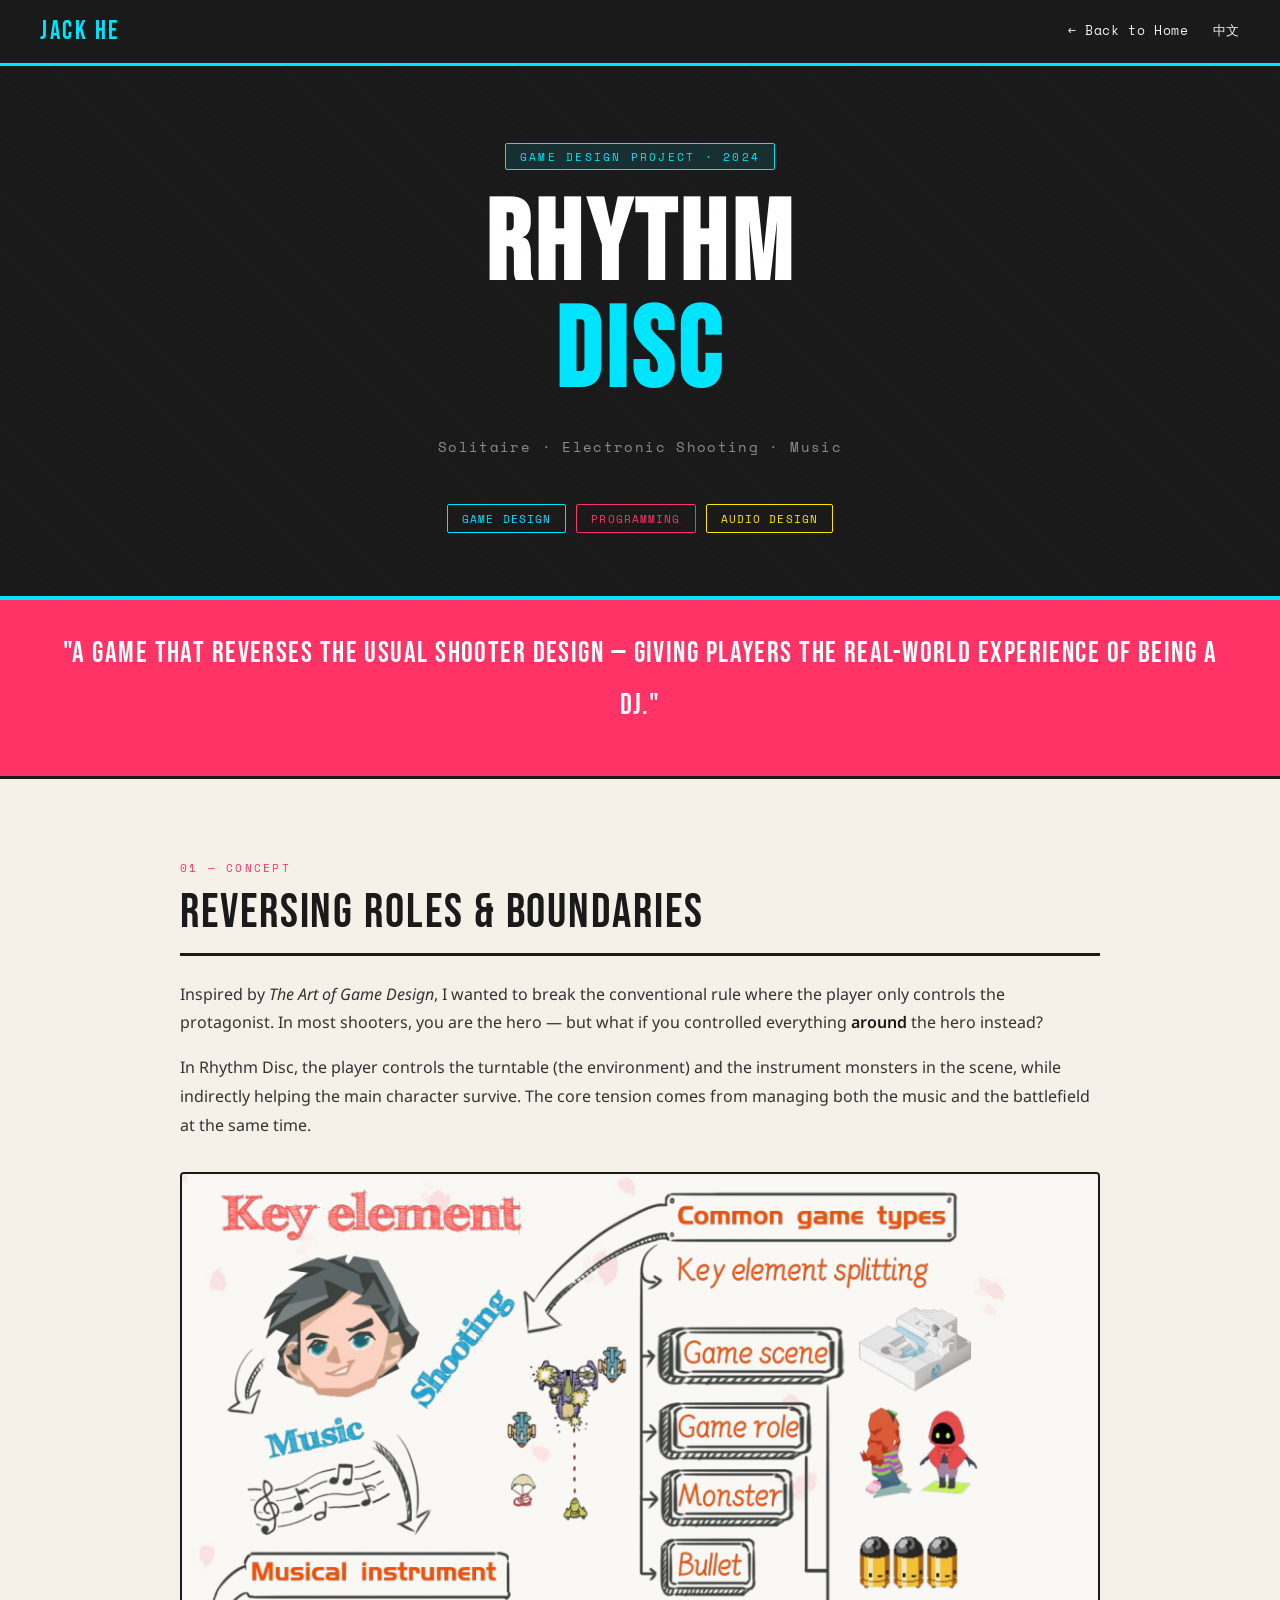
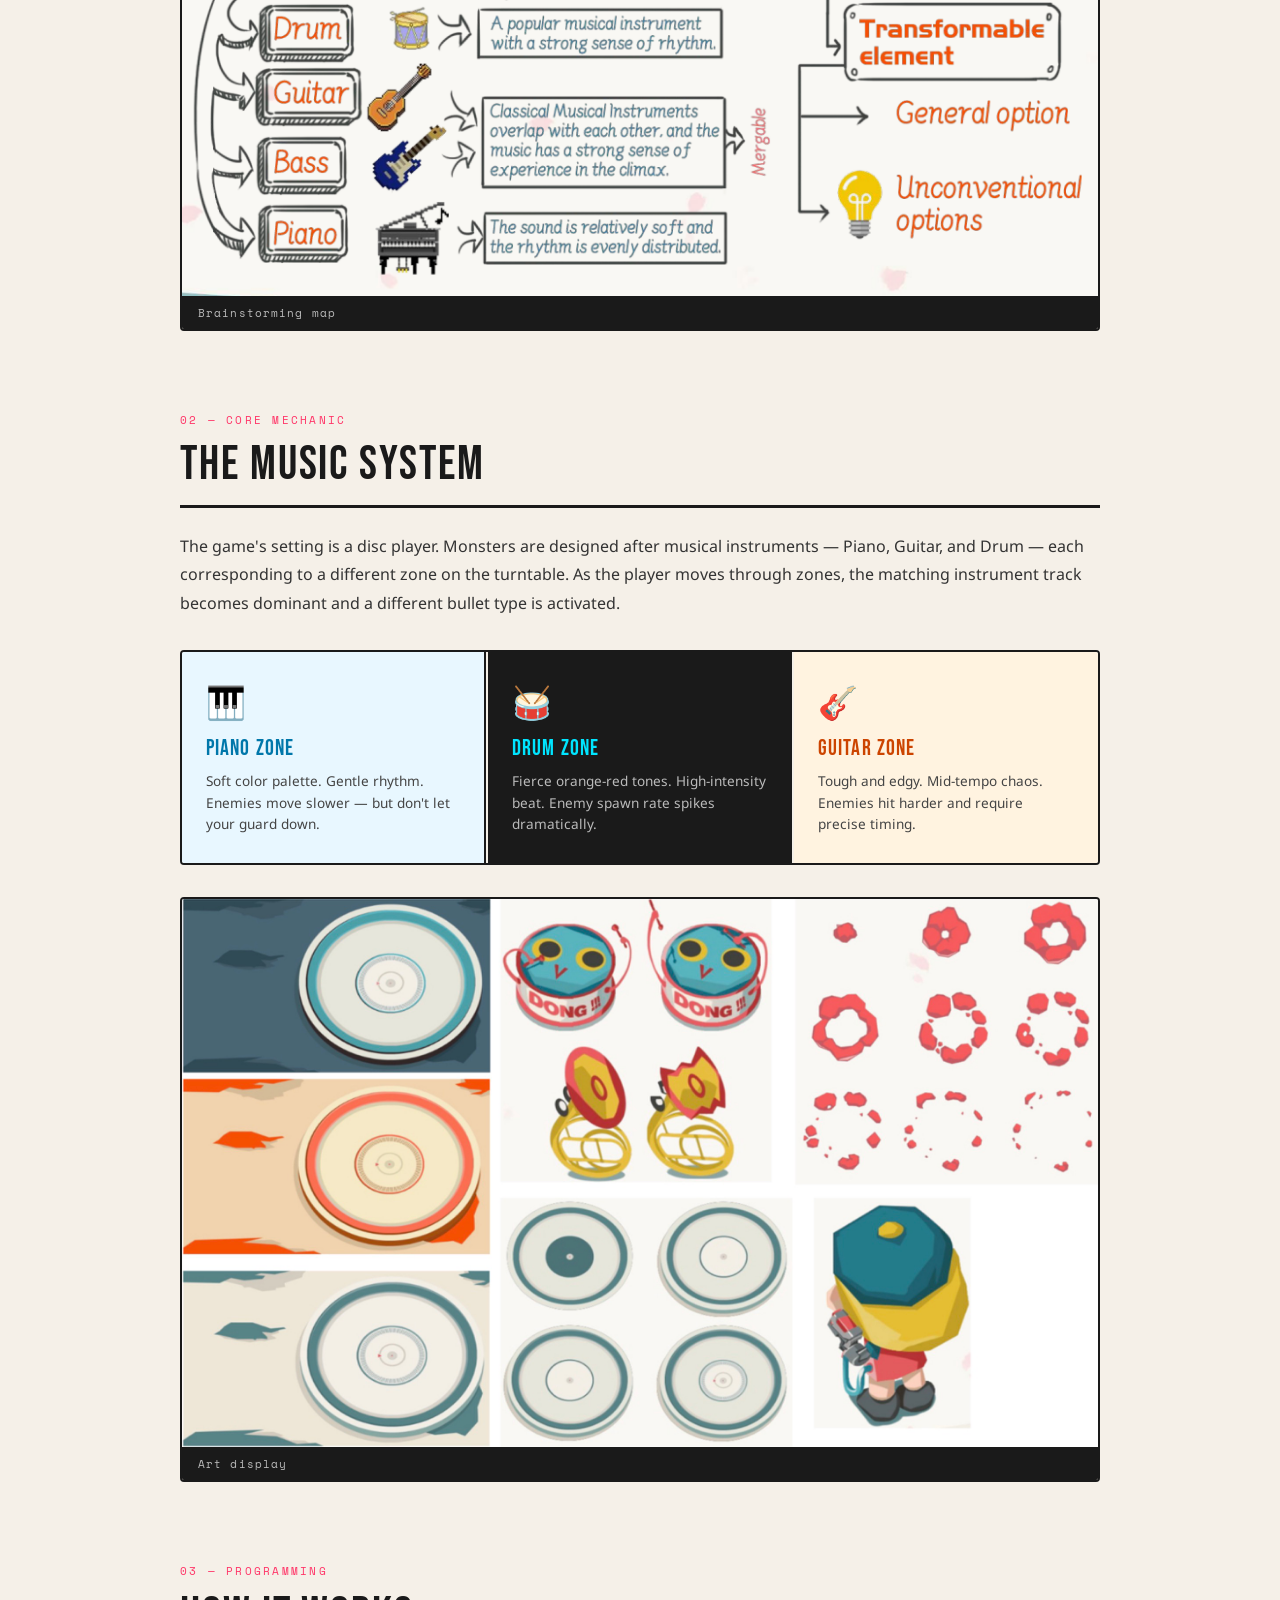
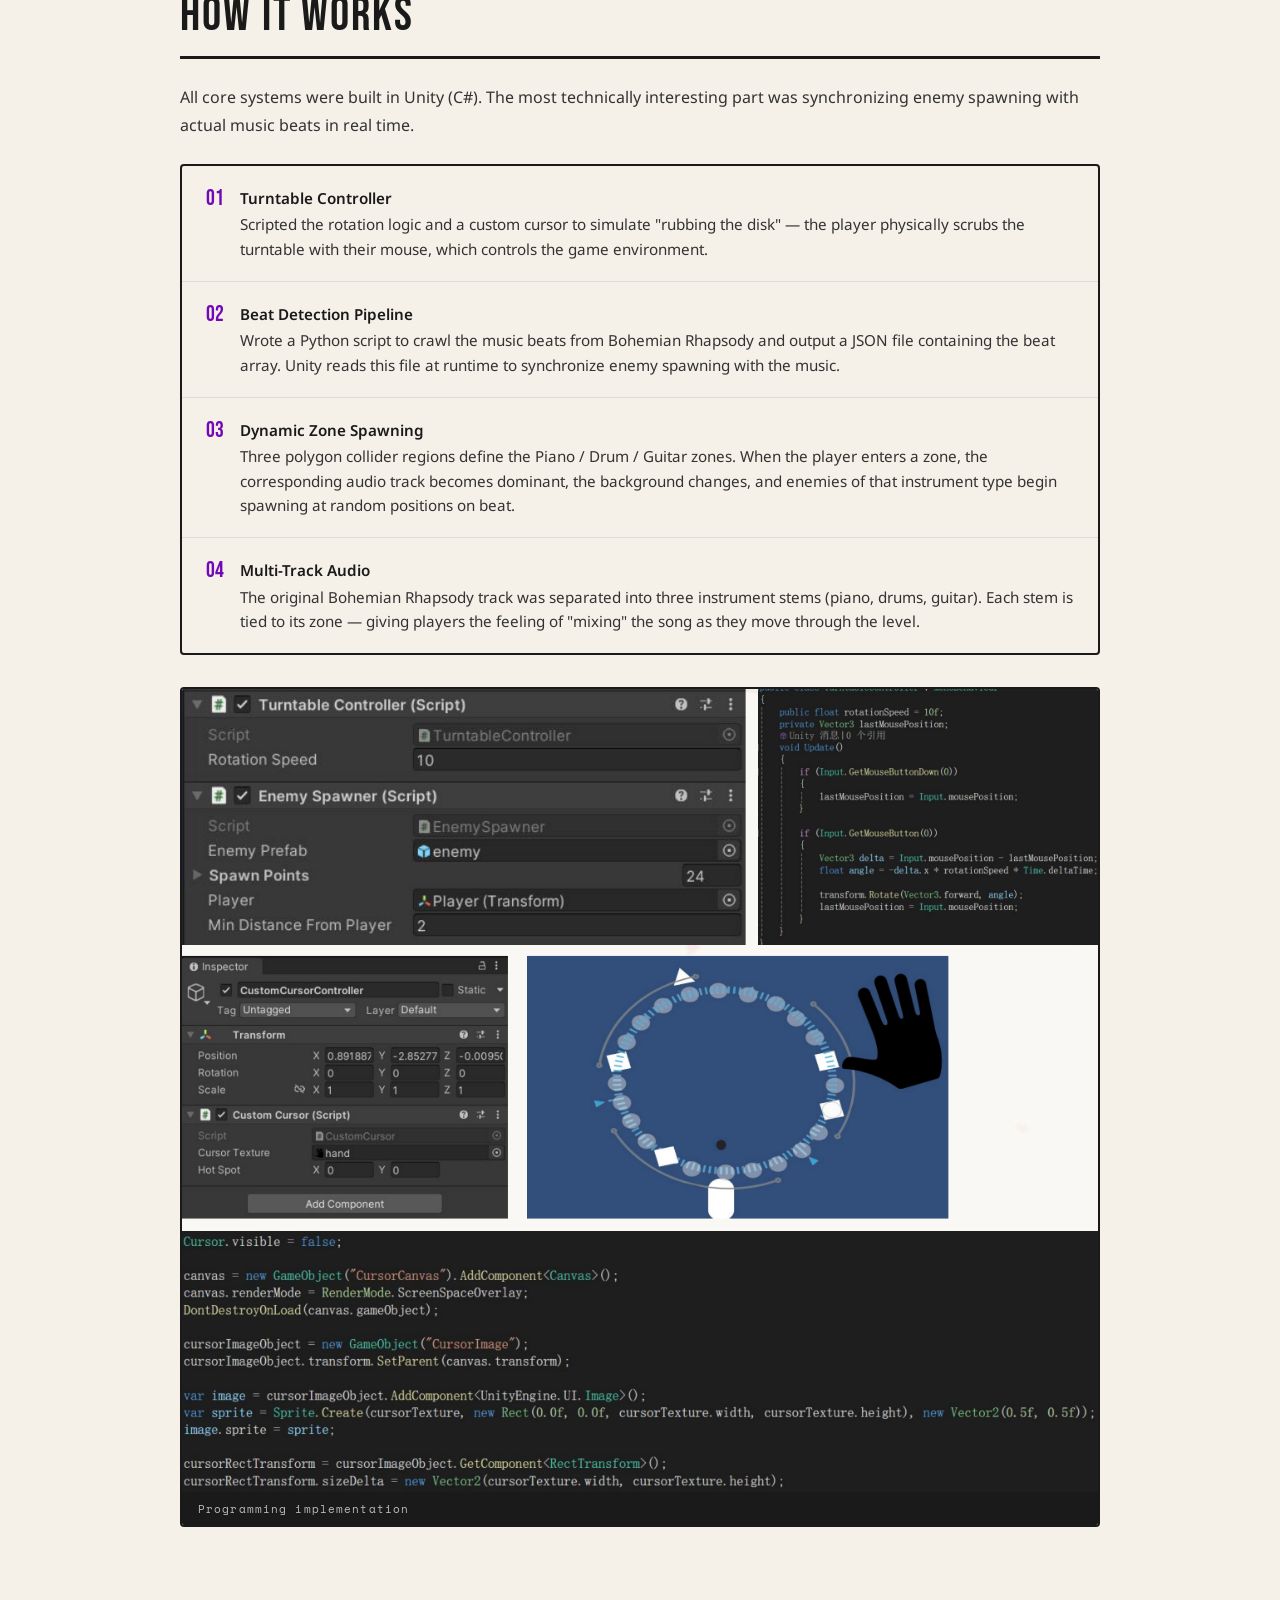
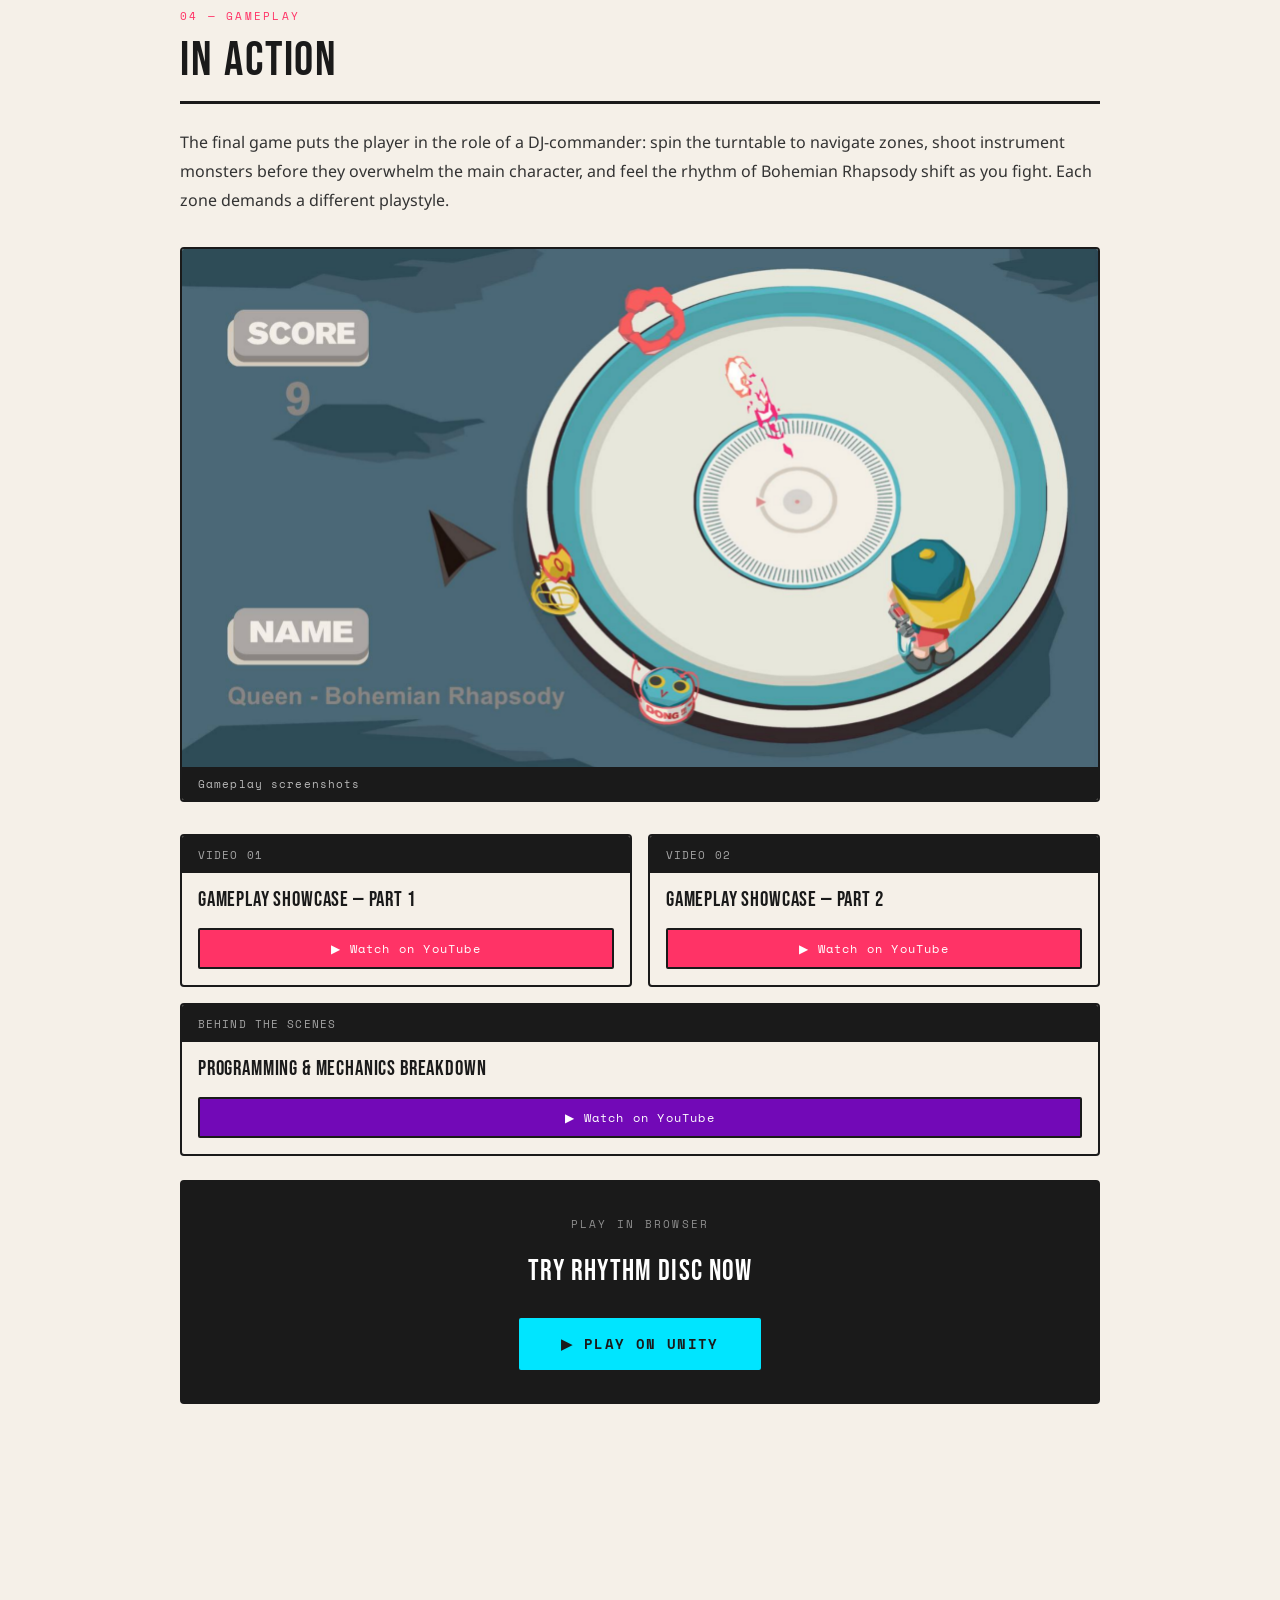
<file: rhythm-disc.html>
<!DOCTYPE html>
<html lang="en">
<head>
  <meta charset="UTF-8">
  <meta name="viewport" content="width=device-width, initial-scale=1.0">
  <title>Rhythm Disc — Jack He</title>
  <link href="https://fonts.googleapis.com/css2?family=Bebas+Neue&family=Space+Mono:ital,wght@0,400;0,700;1,400&family=Noto+Sans:wght@400;600&display=swap" rel="stylesheet">
  <style>
    :root {
      --cyan: #00E5FF;
      --pink: #FF3366;
      --yellow: #FFE600;
      --purple: #7209B7;
      --ink: #1a1a1a;
      --off-white: #F5F0E8;
      --card-bg: #ffffff;
    }

    * { box-sizing: border-box; margin: 0; padding: 0; }

    body {
      background-color: var(--off-white);
      color: var(--ink);
      font-family: 'Noto Sans', sans-serif;
      overflow-x: hidden;
    }

    /* ── NAV ── */
    nav {
      position: fixed; top: 0; left: 0; right: 0; z-index: 100;
      display: flex; align-items: center; justify-content: space-between;
      padding: 16px 40px;
      background: var(--ink);
      border-bottom: 3px solid var(--cyan);
    }
    nav .logo {
      font-family: 'Bebas Neue', sans-serif;
      font-size: 1.6rem; letter-spacing: 0.1em;
      color: var(--cyan);
    }
    nav a {
      font-family: 'Space Mono', monospace;
      font-size: 0.8rem; color: var(--off-white);
      text-decoration: none; letter-spacing: 0.05em;
      border-bottom: 2px solid transparent;
      transition: border-color 0.2s, color 0.2s;
    }
    nav a:hover { color: var(--cyan); border-color: var(--cyan); }
    .nav-right { display: flex; gap: 24px; }

    /* ── HERO ── */
    #hero {
      margin-top: 60px;
      min-height: 60vh;
      background: var(--ink);
      display: flex; flex-direction: column;
      align-items: center; justify-content: center;
      text-align: center;
      padding: 80px 40px 60px;
      position: relative;
      overflow: hidden;
      border-bottom: 4px solid var(--cyan);
    }
    #hero::before {
      content: '';
      position: absolute; inset: 0;
      background: repeating-linear-gradient(
        45deg,
        transparent, transparent 40px,
        rgba(0,229,255,0.04) 40px, rgba(0,229,255,0.04) 41px
      );
    }
    .hero-tag {
      font-family: 'Space Mono', monospace;
      font-size: 0.7rem; letter-spacing: 0.2em;
      color: var(--cyan); text-transform: uppercase;
      background: rgba(0,229,255,0.1);
      border: 1px solid var(--cyan);
      padding: 4px 14px; border-radius: 2px;
      margin-bottom: 24px;
    }
    #hero h1 {
      font-family: 'Bebas Neue', sans-serif;
      font-size: clamp(3.5rem, 10vw, 7rem);
      letter-spacing: 0.04em;
      color: #fff;
      line-height: 0.95;
      margin-bottom: 8px;
    }
    #hero h1 span { color: var(--cyan); }
    .hero-subtitle {
      font-family: 'Space Mono', monospace;
      font-size: 0.85rem; color: rgba(255,255,255,0.5);
      margin-top: 20px; letter-spacing: 0.1em;
    }
    .hero-roles {
      display: flex; gap: 10px; flex-wrap: wrap; justify-content: center;
      margin-top: 28px;
    }
    .role-chip {
      font-family: 'Space Mono', monospace;
      font-size: 0.7rem; letter-spacing: 0.1em;
      padding: 5px 14px; border-radius: 2px;
      background: transparent; border: 1.5px solid;
      text-transform: uppercase;
    }
    .role-chip.c { border-color: var(--cyan); color: var(--cyan); }
    .role-chip.p { border-color: var(--pink); color: var(--pink); }
    .role-chip.y { border-color: var(--yellow); color: var(--yellow); }

    /* ── QUOTE ── */
    .quote-banner {
      background: var(--pink);
      padding: 28px 40px;
      text-align: center;
      border-bottom: 3px solid var(--ink);
    }
    .quote-banner p {
      font-family: 'Bebas Neue', sans-serif;
      font-size: clamp(1.2rem, 3vw, 1.8rem);
      letter-spacing: 0.05em;
      color: #fff;
    }

    /* ── MAIN CONTENT ── */
    main { max-width: 1000px; margin: 0 auto; padding: 80px 40px 120px; }

    /* section label */
    .section-num {
      font-family: 'Space Mono', monospace;
      font-size: 0.7rem; letter-spacing: 0.2em;
      color: var(--pink); text-transform: uppercase;
      margin-bottom: 8px;
    }
    .section-title {
      font-family: 'Bebas Neue', sans-serif;
      font-size: clamp(2rem, 5vw, 3rem);
      letter-spacing: 0.04em;
      color: var(--ink);
      margin-bottom: 24px;
      padding-bottom: 12px;
      border-bottom: 3px solid var(--ink);
    }

    section { margin-bottom: 80px; }

    p { font-size: 1rem; line-height: 1.8; color: #333; margin-bottom: 16px; }
    strong { color: var(--ink); font-weight: 600; }

    /* ── IMAGE PLACEHOLDER ── */
    .img-block {
      width: 100%;
      margin: 32px 0;
      border: 2px solid var(--ink);
      border-radius: 4px;
      overflow: hidden;
      position: relative;
    }
    .img-block img {
      width: 100%; display: block;
    }
    .img-placeholder {
      background: #e8e4dc;
      padding: 60px 40px;
      text-align: center;
    }
    .img-placeholder .img-label {
      font-family: 'Space Mono', monospace;
      font-size: 0.75rem; letter-spacing: 0.15em;
      color: #888; text-transform: uppercase;
      margin-bottom: 8px;
    }
    .img-placeholder .img-desc {
      font-family: 'Bebas Neue', sans-serif;
      font-size: 1.4rem; color: #aaa;
    }
    .img-caption {
      background: var(--ink);
      color: rgba(255,255,255,0.7);
      font-family: 'Space Mono', monospace;
      font-size: 0.7rem; letter-spacing: 0.1em;
      padding: 8px 16px;
    }

    /* ── MECHANICS GRID ── */
    .mechanic-grid {
      display: grid;
      grid-template-columns: repeat(3, 1fr);
      gap: 2px;
      border: 2px solid var(--ink);
      border-radius: 4px;
      overflow: hidden;
      margin: 32px 0;
    }
    .mechanic-card {
      padding: 28px 24px;
      position: relative;
    }
    .mechanic-card:nth-child(1) { background: #E8F7FF; border-right: 2px solid var(--ink); }
    .mechanic-card:nth-child(2) { background: #1a1a1a; border-right: 2px solid var(--ink); }
    .mechanic-card:nth-child(3) { background: #FFF3E0; }
    .mechanic-card .m-icon {
      font-size: 2rem; margin-bottom: 12px; display: block;
    }
    .mechanic-card .m-name {
      font-family: 'Bebas Neue', sans-serif;
      font-size: 1.4rem; letter-spacing: 0.05em;
      margin-bottom: 8px;
    }
    .mechanic-card:nth-child(1) .m-name { color: #0077AA; }
    .mechanic-card:nth-child(2) .m-name { color: var(--cyan); }
    .mechanic-card:nth-child(3) .m-name { color: #CC4400; }
    .mechanic-card .m-desc {
      font-size: 0.85rem; line-height: 1.6;
      margin-bottom: 0;
    }
    .mechanic-card:nth-child(1) .m-desc { color: #444; }
    .mechanic-card:nth-child(2) .m-desc { color: rgba(255,255,255,0.7); }
    .mechanic-card:nth-child(3) .m-desc { color: #444; }

    /* ── TECH LIST ── */
    .tech-list {
      list-style: none;
      border: 2px solid var(--ink);
      border-radius: 4px;
      overflow: hidden;
      margin: 24px 0;
    }
    .tech-list li {
      display: flex; align-items: flex-start; gap: 16px;
      padding: 20px 24px;
      border-bottom: 1.5px solid #ddd;
      font-size: 0.95rem; line-height: 1.6; color: #333;
    }
    .tech-list li:last-child { border-bottom: none; }
    .tech-list li::before {
      content: attr(data-num);
      font-family: 'Bebas Neue', sans-serif;
      font-size: 1.4rem; color: var(--purple);
      flex-shrink: 0; line-height: 1.2;
    }
    .tech-list li strong { color: var(--ink); display: block; margin-bottom: 2px; }

    /* ── VIDEO SECTION ── */
    .video-grid {
      display: grid;
      grid-template-columns: 1fr 1fr;
      gap: 16px;
      margin-top: 32px;
    }
    @media (max-width: 600px) { .video-grid { grid-template-columns: 1fr; } }
    .video-card {
      border: 2px solid var(--ink);
      border-radius: 4px;
      overflow: hidden;
    }
    .video-card .v-label {
      background: var(--ink);
      padding: 10px 16px;
      font-family: 'Space Mono', monospace;
      font-size: 0.7rem; letter-spacing: 0.1em;
      color: rgba(255,255,255,0.6); text-transform: uppercase;
    }
    .video-card .v-title {
      padding: 14px 16px 4px;
      font-family: 'Bebas Neue', sans-serif;
      font-size: 1.3rem; letter-spacing: 0.04em;
      color: var(--ink);
    }
    .video-card .v-btn {
      display: block; margin: 12px 16px 16px;
      background: var(--pink); color: #fff;
      font-family: 'Space Mono', monospace;
      font-size: 0.75rem; letter-spacing: 0.1em;
      text-decoration: none; text-align: center;
      padding: 10px 20px; border-radius: 2px;
      border: 2px solid var(--ink);
      transition: background 0.2s, transform 0.1s;
    }
    .video-card .v-btn:hover { background: #cc2255; transform: translateY(-1px); }
    .video-card.behind .v-btn { background: var(--purple); }
    .video-card.behind .v-btn:hover { background: #5a0090; }
    .video-card.full { grid-column: 1 / -1; }

    /* ── RESPONSIVE ── */
    @media (max-width: 700px) {
      main { padding: 60px 20px 80px; }
      .mechanic-grid { grid-template-columns: 1fr; }
      .mechanic-card:nth-child(1),
      .mechanic-card:nth-child(2) { border-right: none; border-bottom: 2px solid var(--ink); }
      nav { padding: 14px 20px; }
    }
  </style>
</head>
<body>

  <nav>
    <div class="logo">Jack He</div>
    <div class="nav-right">
      <a href="index.html">← Back to Home</a>
      <a href="rhythm-disc-zh.html" lang="zh-CN">中文</a>
    </div>
  </nav>

  <header id="hero">
    <div class="hero-tag">Game Design Project · 2024</div>
    <h1>Rhythm<br><span>Disc</span></h1>
    <p class="hero-subtitle">Solitaire · Electronic Shooting · Music</p>
    <div class="hero-roles">
      <span class="role-chip c">Game Design</span>
      <span class="role-chip p">Programming</span>
      <span class="role-chip y">Audio Design</span>
    </div>
  </header>

  <div class="quote-banner">
    <p>"A game that reverses the usual shooter design — giving players the real-world experience of being a DJ."</p>
  </div>

  <main>

    <!-- 01 CONCEPT -->
    <section>
      <div class="section-num">01 — Concept</div>
      <div class="section-title">Reversing Roles & Boundaries</div>

      <p>Inspired by <em>The Art of Game Design</em>, I wanted to break the conventional rule where the player only controls the protagonist. In most shooters, you are the hero — but what if you controlled everything <strong>around</strong> the hero instead?</p>
      <p>In Rhythm Disc, the player controls the turntable (the environment) and the instrument monsters in the scene, while indirectly helping the main character survive. The core tension comes from managing both the music and the battlefield at the same time.</p>

      <!-- IMAGE: PDF Page 3 — Brainstorm diagram (Key element map + Reversing Roles illustration) -->
      <div class="img-block">
        <img src="brainstorm.jpg" alt="Brainstorming map">
        <div class="img-caption">Brainstorming map</div>
      </div>
    </section>

    <!-- 02 MUSIC MECHANIC -->
    <section>
      <div class="section-num">02 — Core Mechanic</div>
      <div class="section-title">The Music System</div>

      <p>The game's setting is a disc player. Monsters are designed after musical instruments — Piano, Guitar, and Drum — each corresponding to a different zone on the turntable. As the player moves through zones, the matching instrument track becomes dominant and a different bullet type is activated.</p>

      <div class="mechanic-grid">
        <div class="mechanic-card">
          <span class="m-icon">🎹</span>
          <div class="m-name">Piano Zone</div>
          <p class="m-desc">Soft color palette. Gentle rhythm. Enemies move slower — but don't let your guard down.</p>
        </div>
        <div class="mechanic-card">
          <span class="m-icon">🥁</span>
          <div class="m-name">Drum Zone</div>
          <p class="m-desc">Fierce orange-red tones. High-intensity beat. Enemy spawn rate spikes dramatically.</p>
        </div>
        <div class="mechanic-card">
          <span class="m-icon">🎸</span>
          <div class="m-name">Guitar Zone</div>
          <p class="m-desc">Tough and edgy. Mid-tempo chaos. Enemies hit harder and require precise timing.</p>
        </div>
      </div>

      <!-- IMAGE: PDF Page 4 — Art display (Scene art + Monster design + Chsracter design) -->
      <div class="img-block">
        <img src="art.jpg" alt="Art display: scene, monster and character design">
        <div class="img-caption">Art display</div>
      </div>
    </section>

    <!-- 03 PROGRAMMING -->
    <section>
      <div class="section-num">03 — Programming</div>
      <div class="section-title">How It Works</div>

      <p>All core systems were built in Unity (C#). The most technically interesting part was synchronizing enemy spawning with actual music beats in real time.</p>

      <ul class="tech-list">
        <li data-num="01">
          <div><strong>Turntable Controller</strong>Scripted the rotation logic and a custom cursor to simulate "rubbing the disk" — the player physically scrubs the turntable with their mouse, which controls the game environment.</div>
        </li>
        <li data-num="02">
          <div><strong>Beat Detection Pipeline</strong>Wrote a Python script to crawl the music beats from Bohemian Rhapsody and output a JSON file containing the beat array. Unity reads this file at runtime to synchronize enemy spawning with the music.</div>
        </li>
        <li data-num="03">
          <div><strong>Dynamic Zone Spawning</strong>Three polygon collider regions define the Piano / Drum / Guitar zones. When the player enters a zone, the corresponding audio track becomes dominant, the background changes, and enemies of that instrument type begin spawning at random positions on beat.</div>
        </li>
        <li data-num="04">
          <div><strong>Multi-Track Audio</strong>The original Bohemian Rhapsody track was separated into three instrument stems (piano, drums, guitar). Each stem is tied to its zone — giving players the feeling of "mixing" the song as they move through the level.</div>
        </li>
      </ul>

      <!-- IMAGE: PDF Page 5 — Program presentation (Unity inspector, Python beat detection, code screenshots) -->
      <div class="img-block">
        <img src="code.jpg" alt="Programming implementation">
        <div class="img-caption">Programming implementation</div>
      </div>
    </section>

    <!-- 04 GAMEPLAY -->
    <section>
      <div class="section-num">04 — Gameplay</div>
      <div class="section-title">In Action</div>

      <p>The final game puts the player in the role of a DJ-commander: spin the turntable to navigate zones, shoot instrument monsters before they overwhelm the main character, and feel the rhythm of Bohemian Rhapsody shift as you fight. Each zone demands a different playstyle.</p>

      <!-- IMAGE: PDF Page 6 — Game presentation screenshots -->
      <div class="img-block">
        <img src="gameplay.jpg" alt="Gameplay screenshots">
        <div class="img-caption">Gameplay screenshots</div>
      </div>

      <div class="video-grid">
        <div class="video-card">
          <div class="v-label">Video 01</div>
          <div class="v-title">Gameplay Showcase — Part 1</div>
          <a href="https://youtu.be/8h0CO78OoRo?si=n6FocQYo2-eCIL_c" target="_blank" class="v-btn">▶ Watch on YouTube</a>
        </div>
        <div class="video-card">
          <div class="v-label">Video 02</div>
          <div class="v-title">Gameplay Showcase — Part 2</div>
          <a href="https://youtu.be/kZA2tAXKyN8" target="_blank" class="v-btn">▶ Watch on YouTube</a>
        </div>
        <div class="video-card behind full">
          <div class="v-label">Behind the Scenes</div>
          <div class="v-title">Programming & Mechanics Breakdown</div>
          <a href="https://youtu.be/8Mc9fgsa83A" target="_blank" class="v-btn">▶ Watch on YouTube</a>
        </div>
      </div>

       <div style="margin-top: 24px; text-align: center; border: 2px solid var(--ink); border-radius: 4px; padding: 32px; background: var(--ink);">
        <p style="font-family: 'Space Mono', monospace; font-size: 0.7rem; letter-spacing: 0.2em; color: rgba(255,255,255,0.5); text-transform: uppercase; margin-bottom: 12px;">Play in Browser</p>
        <p style="font-family: 'Bebas Neue', sans-serif; font-size: 1.8rem; color: #fff; letter-spacing: 0.04em; margin-bottom: 20px;">Try Rhythm Disc Now</p>
        <a href="https://play.unity.com/en/games/323238ca-f000-42e6-ab12-6b2ece7c766b/rhythm-disc   " target="_blank" style="display: inline-block; background: var(--cyan); color: var(--ink); font-family: 'Space Mono', monospace; font-size: 0.85rem; font-weight: 700; letter-spacing: 0.1em; text-decoration: none; padding: 14px 40px; border-radius: 2px; border: 2px solid var(--cyan); transition: opacity 0.2s;">▶ PLAY ON UNITY</a>
      </div>
    </section>

  </main>

</body>
</html>
</file>
<file: style.css>
/* 全局设置 */
* {
    margin: 0;
    padding: 0;
    box-sizing: border-box;
    font-family: 'Segoe UI', Tahoma, Geneva, Verdana, sans-serif;
}

/* 中文页面：英文仍用 Segoe UI，中文字落到系统中文字体 */
html[lang="zh-CN"] * {
    font-family: 'Segoe UI', 'PingFang SC', 'Microsoft YaHei', 'Noto Sans SC', sans-serif;
}

body {
    background-color: #f8f9fa; /* 干净的浅灰白背景，不刺眼 */
    color: #1a1a1a; /* 极深的灰色作为正文，保证高对比度 */
    line-height: 1.6;
}

/* 导航栏 */
nav {
    display: flex;
    justify-content: space-between;
    padding: 20px 50px;
    background-color: #ffffff;
    border-bottom: 3px solid #1a1a1a; /* 加粗的边框，带有美漫/游戏UI感 */
    position: sticky;
    top: 0;
    z-index: 100;
}

.logo {
    font-weight: 900;
    font-size: 1.2rem;
    color: #FF3366; /* 高饱和度玫红色 */
    text-transform: uppercase;
    letter-spacing: 1px;
}

.nav-links {
    list-style: none;
    display: flex;
    gap: 20px;
}

.nav-links a {
    color: #1a1a1a;
    text-decoration: none;
    font-weight: 800;
    transition: color 0.2s;
}

.nav-links a:hover {
    color: #00E5FF; /* 鼠标悬浮变成高饱和度荧光青 */
}

/* 首页第一屏 */
#hero {
    height: 80vh;
    display: flex;
    flex-direction: column;
    justify-content: center;
    align-items: center;
    text-align: center;
    padding: 0 20px;
    background: radial-gradient(circle, #ffffff 0%, #f8f9fa 100%);
}

#hero h1 {
    font-size: 3rem;
    margin-bottom: 10px;
}

.highlight {
    color: #FF5722; /* 高饱和度亮橙色 */
}

/* 按钮样式 - 带有复古游戏按键的按压感 */
.btn {
    display: inline-block;
    margin-top: 25px;
    padding: 12px 35px;
    background-color: #FFE600; /* 高饱和度明黄 */
    color: #1a1a1a;
    text-decoration: none;
    font-weight: 900;
    font-size: 1.1rem;
    border: 3px solid #1a1a1a;
    border-radius: 8px;
    box-shadow: 5px 5px 0px #1a1a1a; /* 游戏感硬阴影 */
    transition: all 0.1s ease-in-out;
}

.btn:hover {
    transform: translate(3px, 3px); /* 鼠标放上去模拟按压效果 */
    box-shadow: 2px 2px 0px #1a1a1a;
}

/* 项目区 */
#projects {
    padding: 80px 50px;
    background-color: #ffffff;
    border-top: 3px solid #1a1a1a;
}

#projects h2 {
    text-align: center;
    margin-bottom: 50px;
    font-size: 2.2rem;
    color: #7209B7; /* 高饱和度紫色 */
}

.project-grid {
    display: grid;
    grid-template-columns: repeat(auto-fit, minmax(300px, 1fr));
    gap: 40px;
}

/* 卡片样式 */
.project-card {
    background-color: #ffffff;
    padding: 20px;
    border: 3px solid #1a1a1a;
    border-radius: 16px;
    box-shadow: 8px 8px 0px rgba(26, 26, 26, 0.1);
    transition: transform 0.2s, box-shadow 0.2s;
}

.project-card:hover {
    transform: translateY(-8px);
    box-shadow: 10px 10px 0px #00E5FF; /* 悬浮时出现高明度的青色阴影 */
}

.project-image {
    position: relative; 
    border: 2px solid #1a1a1a;
    border-radius: 8px;
    margin-bottom: 15px;
    background-color: #e9ecef !important; 
    display: flex;
    align-items: center;
    justify-content: center;
    overflow: hidden; /* 👉 新加这一行！终极防爆框保险 */
}

.project-card h3 {
    margin-bottom: 10px;
    font-size: 1.4rem;
}

.project-card p {
    margin-bottom: 10px;
}

/* 小按钮 */
.btn-small {
    display: inline-block;
    margin-top: 15px;
    padding: 8px 18px;
    background-color: #FF3366; /* 玫红底色 */
    color: #ffffff;
    font-weight: bold;
    border: 2px solid #1a1a1a;
    text-decoration: none;
    border-radius: 6px;
    box-shadow: 3px 3px 0px #1a1a1a;
    transition: all 0.1s;
}

.btn-small:hover {
    transform: translate(2px, 2px);
    box-shadow: 1px 1px 0px #1a1a1a;
}

/* 联系区 */
#contact {
    padding: 80px 50px;
    text-align: center;
    background-color: #00E5FF; /* 用大面积青色收尾，冲击力极强 */
    border-top: 3px solid #1a1a1a;
}

#contact h2 {
    margin-bottom: 20px;
    font-size: 2rem;
}

/* 技术标签样式 */
.tech-tag {
    position: absolute;
    top: -12px; /* 负数可以让标签突破图片框，有一种贴纸的随性感觉 */
    left: -12px;
    color: #1a1a1a;
    font-weight: 900;
    font-size: 0.85rem;
    padding: 6px 14px;
    border: 2px solid #1a1a1a;
    border-radius: 6px;
    box-shadow: 3px 3px 0px #1a1a1a;
    z-index: 10;
    letter-spacing: 0.5px;
}

.game-cover {
    width: 100%; /* 宽度撑满 */
    height: auto; /* 高度自动！完全按照图片的真实等比例缩小 */
    border-radius: 4px;
    display: block; 
}

/* 详情页的中间白板容器 */
.detail-container {
    max-width: 800px;
    margin: 0 auto; /* 居中 */
    background-color: #ffffff;
    padding: 50px;
    border: 3px solid #1a1a1a;
    border-radius: 16px;
    box-shadow: 10px 10px 0px rgba(26, 26, 26, 0.1);
}

.detail-container p {
    font-size: 1.1rem;
    margin-bottom: 15px;
}

.detail-container h3 {
    margin-top: 30px;
    margin-bottom: 10px;
}

/* 详情页视频样式 */
.detail-video {
    width: 100%; /* 视频宽度完美撑满白板 */
    border: 3px solid #1a1a1a;
    border-radius: 8px;
    box-shadow: 5px 5px 0px #1a1a1a;
    margin-bottom: 20px;
    background-color: #000; /* 视频没加载出来前显示黑色 */
}
</file>
